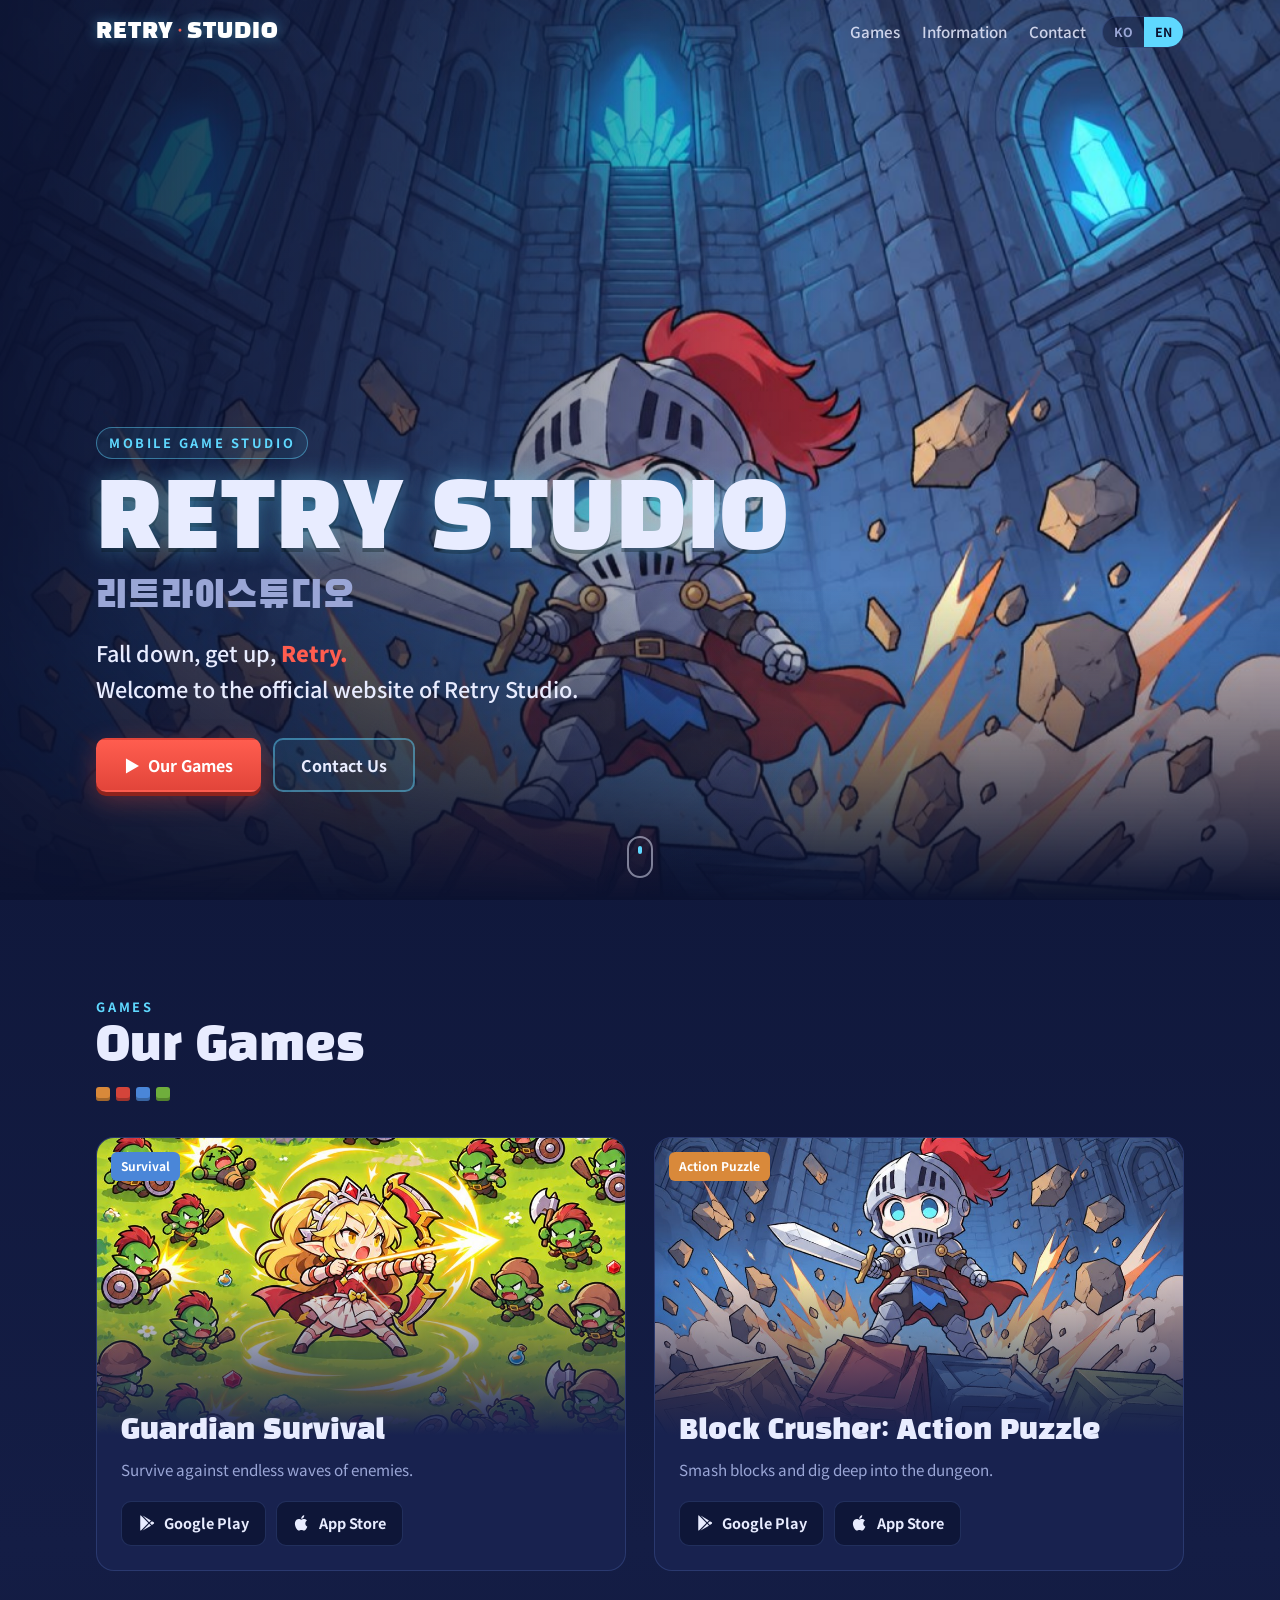
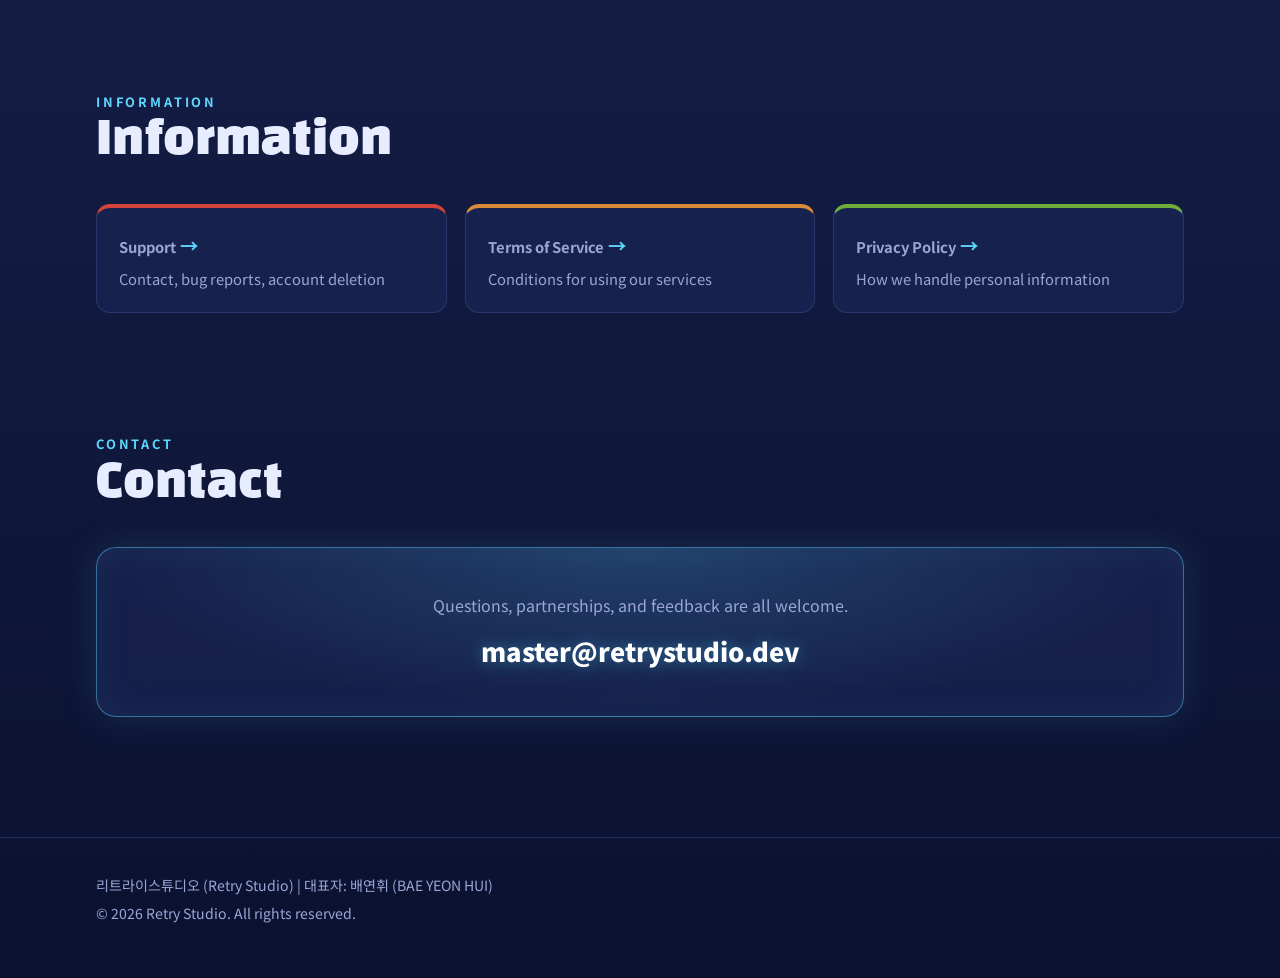
<file: index.html>
<!DOCTYPE html>
<html lang="ko" data-lang="ko">
<head>
<meta charset="UTF-8">
<meta name="viewport" content="width=device-width, initial-scale=1">
<title>리트라이스튜디오 Retry Studio</title>
<meta name="description" content="리트라이스튜디오(Retry Studio)의 공식 홈페이지입니다. Official website of Retry Studio, a mobile game studio.">
<meta name="theme-color" content="#0b1230">
<meta property="og:type" content="website">
<meta property="og:title" content="리트라이스튜디오 Retry Studio">
<meta property="og:description" content="넘어져도 다시, Retry. 모바일 게임 스튜디오 리트라이스튜디오입니다.">
<meta property="og:image" content="https://retrystudio1021.github.io/images/hero.jpg">
<link rel="preconnect" href="https://fonts.googleapis.com">
<link rel="preconnect" href="https://fonts.gstatic.com" crossorigin>
<link href="https://fonts.googleapis.com/css2?family=Black+Han+Sans&family=Noto+Sans+KR:wght@400;500;700;900&display=swap" rel="stylesheet">
<script>
  // 언어 결정: #en/#ko 앵커 > 저장된 선택 > 브라우저 언어
  (function () {
    var lang = null, h = location.hash;
    if (h === '#en' || h === '#ko') lang = h.slice(1);
    if (!lang) { try { lang = localStorage.getItem('rs-lang'); } catch (e) {} }
    if (lang !== 'ko' && lang !== 'en') {
      lang = /^ko\b/i.test(navigator.language || 'ko') ? 'ko' : 'en';
    }
    document.documentElement.setAttribute('data-lang', lang);
    document.documentElement.lang = lang;
  })();
</script>
<style>
  :root {
    --bg: #0b1230;
    --bg-2: #141d45;
    --panel: rgba(28, 40, 92, 0.55);
    --panel-solid: #18224f;
    --line: rgba(120, 160, 255, 0.18);
    --text: #e8ecff;
    --muted: #9aa6d6;
    --cyan: #5fd8ff;
    --cyan-glow: rgba(95, 216, 255, 0.45);
    --red: #e2453a;
    --red-hi: #ff5d4f;
    --b-orange: #d9893a;
    --b-red: #d4443a;
    --b-blue: #4a86d8;
    --b-green: #6fae3c;
    --display: "Black Han Sans", "Noto Sans KR", sans-serif;
    --body: "Noto Sans KR", -apple-system, BlinkMacSystemFont, "Apple SD Gothic Neo", "Malgun Gothic", "Segoe UI", Roboto, sans-serif;
  }
  * { box-sizing: border-box; }
  html { scroll-behavior: smooth; scroll-padding-top: 72px; }
  body {
    margin: 0;
    font-family: var(--body);
    line-height: 1.7;
    color: var(--text);
    background: linear-gradient(180deg, var(--bg) 0%, var(--bg-2) 60%, var(--bg) 100%);
    background-color: var(--bg);
    overflow-x: hidden;
  }
  a { color: var(--cyan); }
  img { max-width: 100%; display: block; }

  /* 언어 토글 */
  html[data-lang="ko"] [lang="en"], html[data-lang="en"] [lang="ko"] { display: none !important; }

  .wrap { max-width: 1120px; margin: 0 auto; padding: 0 16px; }

  /* ---------- 헤더 ---------- */
  .site-header {
    position: fixed; inset: 0 0 auto 0; z-index: 50;
    transition: background .3s, box-shadow .3s;
  }
  .site-header.scrolled {
    background: rgba(11, 18, 48, 0.88);
    backdrop-filter: blur(10px);
    box-shadow: 0 1px 0 var(--line);
  }
  .site-header .wrap { display: flex; align-items: center; gap: 16px; height: 64px; }
  .logo {
    font-family: var(--display); font-size: 1.35rem; letter-spacing: .04em;
    color: #fff; text-decoration: none; white-space: nowrap;
    text-shadow: 0 0 14px var(--cyan-glow);
  }
  .logo b { color: var(--red-hi); font-weight: inherit; }
  .nav { display: flex; gap: 22px; margin-left: auto; }
  .nav a { color: var(--text); text-decoration: none; font-weight: 500; font-size: .95rem; opacity: .85; }
  .nav a:hover { opacity: 1; color: var(--cyan); }
  .lang-switch {
    display: flex; border: 1px solid var(--line); border-radius: 999px; overflow: hidden;
    background: rgba(11, 18, 48, .5);
  }
  .lang-switch button {
    font: 700 .78rem var(--body); color: var(--muted); background: none; border: 0;
    padding: 6px 11px; cursor: pointer;
  }
  html[data-lang="ko"] .lang-switch [data-set="ko"],
  html[data-lang="en"] .lang-switch [data-set="en"] { background: var(--cyan); color: var(--bg); }

  /* ---------- 히어로 ---------- */
  .hero {
    position: relative; min-height: 100vh; min-height: 100svh;
    display: flex; align-items: flex-end; overflow: hidden;
    padding-bottom: 12vh;
  }
  .hero-bg {
    position: absolute; inset: 0; width: 100%; height: 100%;
    object-fit: cover; object-position: 50% 55%;
    animation: heroZoom 18s ease-out both;
  }
  .hero::before {
    content: ""; position: absolute; inset: 0; z-index: 1;
    background:
      linear-gradient(90deg, rgba(11,18,48,.92) 0%, rgba(11,18,48,.55) 38%, rgba(11,18,48,0) 65%),
      linear-gradient(0deg, var(--bg) 0%, rgba(11,18,48,0) 35%);
  }
  .hero-content { position: relative; z-index: 3; width: 100%; }
  .eyebrow {
    display: inline-block; font-size: .8rem; font-weight: 700; letter-spacing: .2em;
    color: var(--cyan); text-transform: uppercase;
    padding: 4px 12px; border: 1px solid var(--cyan-glow); border-radius: 999px;
    background: rgba(95,216,255,.08); margin-bottom: 18px;
  }
  .hero h1 {
    font-family: var(--display); font-weight: 400;
    font-size: clamp(2.8rem, 8vw, 5.6rem); line-height: 1.02; margin: 0;
    letter-spacing: .01em;
    text-shadow: 0 0 24px var(--cyan-glow), 0 4px 0 rgba(0,0,0,.35);
  }
  .hero h1 .sub {
    display: block; font-size: .42em; color: var(--muted); margin-top: 10px; text-shadow: none;
  }
  .tagline {
    font-size: clamp(1.05rem, 2.2vw, 1.35rem); font-weight: 500; margin: 18px 0 30px; max-width: 520px;
  }
  .tagline em { color: var(--red-hi); font-style: normal; font-weight: 900; }
  .cta { display: flex; flex-wrap: wrap; gap: 12px; }
  .btn {
    display: inline-flex; align-items: center; gap: 8px;
    font: 700 1rem var(--body); text-decoration: none;
    padding: 13px 26px; border-radius: 10px; border: 2px solid transparent;
    transition: transform .15s, box-shadow .2s, background .2s;
  }
  .btn:hover { transform: translateY(-2px); }
  .btn-primary {
    background: linear-gradient(180deg, var(--red-hi), var(--red)); color: #fff;
    box-shadow: 0 4px 0 #8f231c, 0 8px 24px rgba(226,69,58,.35);
  }
  .btn-primary:hover { box-shadow: 0 6px 0 #8f231c, 0 12px 30px rgba(226,69,58,.5); }
  .btn-ghost { color: var(--text); border-color: var(--cyan-glow); background: rgba(95,216,255,.08); }
  .btn-ghost:hover { box-shadow: 0 0 20px var(--cyan-glow); }

  /* 크리스탈 파티클 */
  .particles { position: absolute; inset: 0; z-index: 2; pointer-events: none; }
  .particles i {
    position: absolute; bottom: -10px; width: 6px; height: 6px; border-radius: 1px;
    background: var(--cyan); box-shadow: 0 0 10px 2px var(--cyan-glow);
    transform: rotate(45deg); opacity: 0;
    animation: rise linear infinite;
  }
  .particles i:nth-child(1)  { left: 8%;  animation-duration: 9s;  animation-delay: 0s; }
  .particles i:nth-child(2)  { left: 18%; animation-duration: 12s; animation-delay: 2s; width: 4px; height: 4px; }
  .particles i:nth-child(3)  { left: 29%; animation-duration: 10s; animation-delay: 4s; }
  .particles i:nth-child(4)  { left: 41%; animation-duration: 14s; animation-delay: 1s; width: 3px; height: 3px; }
  .particles i:nth-child(5)  { left: 52%; animation-duration: 11s; animation-delay: 6s; }
  .particles i:nth-child(6)  { left: 63%; animation-duration: 13s; animation-delay: 3s; width: 4px; height: 4px; }
  .particles i:nth-child(7)  { left: 72%; animation-duration: 9s;  animation-delay: 5s; }
  .particles i:nth-child(8)  { left: 81%; animation-duration: 12s; animation-delay: 7s; width: 3px; height: 3px; }
  .particles i:nth-child(9)  { left: 90%; animation-duration: 10s; animation-delay: 2.5s; }
  .particles i:nth-child(10) { left: 95%; animation-duration: 15s; animation-delay: 8s; width: 4px; height: 4px; }
  .particles i:nth-child(11) { left: 35%; animation-duration: 16s; animation-delay: 9s; width: 3px; height: 3px; }
  .particles i:nth-child(12) { left: 58%; animation-duration: 12s; animation-delay: 10s; }
  @keyframes rise {
    0%   { transform: translateY(0) rotate(45deg); opacity: 0; }
    10%  { opacity: .9; }
    80%  { opacity: .6; }
    100% { transform: translateY(-100vh) rotate(405deg); opacity: 0; }
  }
  @keyframes heroZoom { from { transform: scale(1.08); } to { transform: scale(1); } }

  .scroll-hint {
    position: absolute; left: 50%; bottom: 22px; z-index: 3; transform: translateX(-50%);
    width: 26px; height: 42px; border: 2px solid rgba(232,236,255,.5); border-radius: 14px;
  }
  .scroll-hint::after {
    content: ""; position: absolute; left: 50%; top: 8px; width: 4px; height: 8px; margin-left: -2px;
    background: var(--cyan); border-radius: 2px; animation: wheel 1.6s ease-in-out infinite;
  }
  @keyframes wheel { 0% { transform: translateY(0); opacity: 1; } 100% { transform: translateY(14px); opacity: 0; } }

  /* ---------- 섹션 공통 ---------- */
  section.block { padding: 96px 0 24px; }
  .section-head { margin-bottom: 36px; }
  .section-head .kicker {
    font-size: .8rem; font-weight: 700; letter-spacing: .22em; color: var(--cyan); text-transform: uppercase;
  }
  .section-head h2 {
    font-family: var(--display); font-weight: 400; font-size: clamp(2rem, 4.5vw, 2.8rem);
    margin: 4px 0 0; line-height: 1.15;
  }
  .blocks-deco { display: flex; gap: 6px; margin-top: 14px; }
  .blocks-deco span { width: 14px; height: 14px; border-radius: 3px; box-shadow: inset 0 -3px 0 rgba(0,0,0,.25); }
  .blocks-deco span:nth-child(1) { background: var(--b-orange); }
  .blocks-deco span:nth-child(2) { background: var(--b-red); }
  .blocks-deco span:nth-child(3) { background: var(--b-blue); }
  .blocks-deco span:nth-child(4) { background: var(--b-green); }

  /* ---------- 게임 카드 ---------- */
  .games { display: grid; grid-template-columns: repeat(auto-fit, minmax(min(300px, 100%), 1fr)); gap: 28px; }
  .game {
    position: relative; border-radius: 18px; overflow: hidden;
    background: var(--panel-solid); border: 1px solid var(--line);
    transition: transform .25s, box-shadow .25s, border-color .25s;
  }
  .game:hover { transform: translateY(-6px); border-color: var(--cyan-glow); box-shadow: 0 18px 40px rgba(0,0,0,.4), 0 0 30px rgba(95,216,255,.2); }
  .game-art { position: relative; aspect-ratio: 16 / 9; overflow: hidden; }
  .game-art img { width: 100%; height: 100%; object-fit: cover; transition: transform .5s; }
  .game:hover .game-art img { transform: scale(1.06); }
  .game-art::after { content: ""; position: absolute; inset: 0; background: linear-gradient(0deg, var(--panel-solid) 0%, rgba(24,34,79,0) 55%); }
  .art-blocks img { object-position: 50% 95%; }
  .art-dungeon img { object-position: 50% 52%; }
  .badge {
    position: absolute; top: 14px; left: 14px; z-index: 2;
    font-size: .75rem; font-weight: 700; padding: 4px 10px; border-radius: 6px; color: #fff;
  }
  .badge.puzzle { background: var(--b-orange); }
  .badge.survival { background: var(--b-blue); }
  .game-body { position: relative; padding: 4px 24px 24px; margin-top: -24px; z-index: 2; }
  .game-body h3 { font-family: var(--display); font-weight: 400; font-size: 1.7rem; margin: 0; line-height: 1.25; }
  .game-body p { color: var(--muted); margin: 8px 0 18px; font-size: .95rem; }
  .stores { display: flex; flex-wrap: wrap; gap: 10px; }
  .store {
    display: inline-flex; align-items: center; gap: 8px;
    padding: 9px 16px; border-radius: 10px; font-size: .9rem; font-weight: 700;
    color: var(--text); text-decoration: none;
    background: rgba(11,18,48,.7); border: 1px solid var(--line);
    transition: border-color .2s, background .2s;
  }
  .store:hover { border-color: var(--cyan); background: rgba(95,216,255,.1); }
  .store svg { width: 18px; height: 18px; fill: currentColor; }

  /* ---------- 안내 ---------- */
  .info { display: grid; grid-template-columns: repeat(auto-fit, minmax(min(240px, 100%), 1fr)); gap: 18px; }
  .info a {
    display: block; text-decoration: none; color: var(--text);
    background: var(--panel); border: 1px solid var(--line); border-top: 4px solid var(--b-blue);
    border-radius: 14px; padding: 22px 22px 20px;
    transition: transform .2s, background .2s;
  }
  .info a:nth-child(1) { border-top-color: var(--b-red); }
  .info a:nth-child(2) { border-top-color: var(--b-orange); }
  .info a:nth-child(3) { border-top-color: var(--b-green); }
  .info a:hover { transform: translateY(-4px); background: rgba(40,56,120,.6); }
  .info strong { display: block; font-size: 1.15rem; margin-bottom: 4px; }
  .info strong::after { content: " →"; color: var(--cyan); }
  .info span { color: var(--muted); font-size: .92rem; }

  /* ---------- 문의 ---------- */
  .contact {
    position: relative; text-align: center; border-radius: 20px; padding: 44px 20px;
    background: radial-gradient(ellipse at 50% 0%, rgba(95,216,255,.18), transparent 70%), var(--panel);
    border: 1px solid var(--cyan-glow);
    box-shadow: 0 0 40px rgba(95,216,255,.12), inset 0 0 40px rgba(95,216,255,.06);
  }
  .contact p { color: var(--muted); margin: 0 0 10px; }
  .contact .email {
    display: inline-block; font-size: clamp(1.1rem, 3.5vw, 1.6rem); font-weight: 900;
    color: #fff; text-decoration: none; word-break: break-all;
    text-shadow: 0 0 16px var(--cyan-glow);
  }
  .contact .email:hover { color: var(--cyan); }

  /* ---------- 푸터 ---------- */
  footer { margin-top: 96px; padding: 32px 0 48px; border-top: 1px solid var(--line); color: var(--muted); font-size: .88rem; }
  footer p { margin: .25rem 0; }

  /* ---------- 반응형 ---------- */
  @media (max-width: 720px) {
    .nav { display: none; }
    .lang-switch { margin-left: auto; }
    .hero { padding-bottom: 90px; }
    .hero-bg { object-position: 50% 40%; }
    .hero::before {
      background: linear-gradient(0deg, var(--bg) 0%, rgba(11,18,48,.85) 32%, rgba(11,18,48,.1) 65%, rgba(11,18,48,.35) 100%);
    }
    .games { grid-template-columns: 1fr; }
    section.block { padding-top: 72px; }
  }
  @media (prefers-reduced-motion: reduce) {
    html { scroll-behavior: auto; }
    .particles, .scroll-hint::after { display: none; }
    .hero-bg { animation: none; }
    .btn, .game, .info a, .game-art img { transition: none; }
  }
</style>
</head>
<body>

<header class="site-header" id="top">
  <div class="wrap">
    <a class="logo" href="#top">RETRY<b>·</b>STUDIO</a>
    <nav class="nav" aria-label="Main">
      <a href="#games"><span lang="ko">게임</span><span lang="en">Games</span></a>
      <a href="#info"><span lang="ko">안내</span><span lang="en">Information</span></a>
      <a href="#contact"><span lang="ko">문의</span><span lang="en">Contact</span></a>
    </nav>
    <div class="lang-switch" role="group" aria-label="Language">
      <button type="button" data-set="ko">KO</button>
      <button type="button" data-set="en">EN</button>
    </div>
  </div>
</header>

<main>

<!-- ===================== HERO ===================== -->
<section class="hero">
  <img class="hero-bg" src="images/hero.jpg" alt="" width="1024" height="1024" fetchpriority="high">
  <div class="particles" aria-hidden="true"><i></i><i></i><i></i><i></i><i></i><i></i><i></i><i></i><i></i><i></i><i></i><i></i></div>
  <div class="hero-content">
    <div class="wrap">
      <span class="eyebrow">Mobile Game Studio</span>
      <h1>RETRY STUDIO
        <span class="sub">리트라이스튜디오</span>
      </h1>
      <p class="tagline">
        <span lang="ko">넘어져도 다시, <em>Retry.</em><br>리트라이스튜디오의 공식 홈페이지입니다.</span>
        <span lang="en">Fall down, get up, <em>Retry.</em><br>Welcome to the official website of Retry Studio.</span>
      </p>
      <div class="cta">
        <a class="btn btn-primary" href="#games">▶ <span lang="ko">게임 보기</span><span lang="en">Our Games</span></a>
        <a class="btn btn-ghost" href="#contact"><span lang="ko">문의하기</span><span lang="en">Contact Us</span></a>
      </div>
    </div>
  </div>
  <a class="scroll-hint" href="#games" aria-label="Scroll down"></a>
</section>

<!-- ===================== GAMES ===================== -->
<section class="block" id="games">
  <div class="wrap">
    <div class="section-head">
      <div class="kicker">Games</div>
      <h2><span lang="ko">우리의 게임</span><span lang="en">Our Games</span></h2>
      <div class="blocks-deco" aria-hidden="true"><span></span><span></span><span></span><span></span></div>
    </div>

    <!-- 신작 출시 시 <article class="game"> 블록을 복사해 추가하세요. 스토어 주소는 https 웹 주소를 사용하세요 (예: https://play.google.com/store/apps/details?id=패키지명, https://apps.apple.com/app/id앱ID). 스팀 등 다른 스토어는 <a class="store">를 한 줄 더 추가하면 됩니다. -->
    <div class="games">
      <article class="game">
        <div class="game-art art-dungeon">
          <img src="images/guardian-survival.jpg" alt="" loading="lazy" width="941" height="1672">
          <span class="badge survival"><span lang="ko">서바이벌</span><span lang="en">Survival</span></span>
        </div>
        <div class="game-body">
          <h3><span lang="ko">가디언 서바이벌</span><span lang="en">Guardian Survival</span></h3>
          <p><span lang="ko">끝없이 몰려오는 적들 속에서 살아남으세요.</span><span lang="en">Survive against endless waves of enemies.</span></p>
          <div class="stores">
            <a class="store" href="https://play.google.com/store/apps/details?id=com.retrystudio.GuardianSurvival" target="_blank" rel="noopener"><svg viewBox="0 0 24 24" aria-hidden="true"><path d="M3.6 1.8 13.8 12 3.6 22.2c-.4-.2-.6-.6-.6-1.1V2.9c0-.5.2-.9.6-1.1Zm11.3 11.3 2.4 2.4-11.2 6.4 8.8-8.8Zm3.6-3.6L21 11c.6.4.6 1.6 0 2l-2.5 1.5-2.6-2.5 2.6-2.5ZM6.1 2.1l11.2 6.4-2.4 2.4-8.8-8.8Z"/></svg>Google Play</a>
            <a class="store" href="https://apps.apple.com/app/id6832416365" target="_blank" rel="noopener"><svg viewBox="0 0 24 24" aria-hidden="true"><path d="M16.4 12.6c0-2.6 2.1-3.8 2.2-3.9-1.2-1.8-3.1-2-3.7-2-1.6-.2-3.1.9-3.9.9-.8 0-2-.9-3.4-.9-1.7 0-3.3 1-4.2 2.6-1.8 3.1-.5 7.7 1.3 10.2.9 1.2 1.9 2.6 3.2 2.6 1.3-.1 1.8-.8 3.3-.8 1.6 0 2 .8 3.4.8 1.4 0 2.3-1.3 3.1-2.5 1-1.4 1.4-2.8 1.4-2.9 0 0-2.7-1-2.7-4.1ZM13.9 4.9c.7-.9 1.2-2 1.1-3.2-1 0-2.3.7-3 1.6-.7.8-1.2 2-1.1 3.1 1.1.1 2.3-.6 3-1.5Z"/></svg>App Store</a>
          </div>
        </div>
      </article>

      <article class="game">
        <div class="game-art art-blocks">
          <img src="images/hero.jpg" alt="" loading="lazy" width="1024" height="1024">
          <span class="badge puzzle"><span lang="ko">액션 퍼즐</span><span lang="en">Action Puzzle</span></span>
        </div>
        <div class="game-body">
          <h3><span lang="ko">파고파고: 액션 퍼즐</span><span lang="en">Block Crusher: Action Puzzle</span></h3>
          <p><span lang="ko">블록을 부수고 던전 깊숙이 파고드는 액션 퍼즐.</span><span lang="en">Smash blocks and dig deep into the dungeon.</span></p>
          <div class="stores">
            <a class="store" href="https://play.google.com/store/apps/details?id=com.retrystudio.P2Driller" target="_blank" rel="noopener"><svg viewBox="0 0 24 24" aria-hidden="true"><path d="M3.6 1.8 13.8 12 3.6 22.2c-.4-.2-.6-.6-.6-1.1V2.9c0-.5.2-.9.6-1.1Zm11.3 11.3 2.4 2.4-11.2 6.4 8.8-8.8Zm3.6-3.6L21 11c.6.4.6 1.6 0 2l-2.5 1.5-2.6-2.5 2.6-2.5ZM6.1 2.1l11.2 6.4-2.4 2.4-8.8-8.8Z"/></svg>Google Play</a>
            <a class="store" href="https://apps.apple.com/app/id6832417857" target="_blank" rel="noopener"><svg viewBox="0 0 24 24" aria-hidden="true"><path d="M16.4 12.6c0-2.6 2.1-3.8 2.2-3.9-1.2-1.8-3.1-2-3.7-2-1.6-.2-3.1.9-3.9.9-.8 0-2-.9-3.4-.9-1.7 0-3.3 1-4.2 2.6-1.8 3.1-.5 7.7 1.3 10.2.9 1.2 1.9 2.6 3.2 2.6 1.3-.1 1.8-.8 3.3-.8 1.6 0 2 .8 3.4.8 1.4 0 2.3-1.3 3.1-2.5 1-1.4 1.4-2.8 1.4-2.9 0 0-2.7-1-2.7-4.1ZM13.9 4.9c.7-.9 1.2-2 1.1-3.2-1 0-2.3.7-3 1.6-.7.8-1.2 2-1.1 3.1 1.1.1 2.3-.6 3-1.5Z"/></svg>App Store</a>
          </div>
        </div>
      </article>
    </div>
  </div>
</section>

<!-- ===================== INFO ===================== -->
<section class="block" id="info">
  <div class="wrap">
    <div class="section-head">
      <div class="kicker">Information</div>
      <h2><span lang="ko">안내</span><span lang="en">Information</span></h2>
    </div>
    <div class="info">
      <a href="/support"><strong><span lang="ko">고객지원</span><span lang="en">Support</span></strong><span lang="ko">문의, 오류 제보, 계정 삭제 안내</span><span lang="en">Contact, bug reports, account deletion</span></a>
      <a href="/terms"><strong><span lang="ko">이용약관</span><span lang="en">Terms of Service</span></strong><span lang="ko">서비스 이용 조건</span><span lang="en">Conditions for using our services</span></a>
      <a href="/privacy"><strong><span lang="ko">개인정보 처리방침</span><span lang="en">Privacy Policy</span></strong><span lang="ko">개인정보 처리 기준</span><span lang="en">How we handle personal information</span></a>
    </div>
  </div>
</section>

<!-- ===================== CONTACT ===================== -->
<section class="block" id="contact">
  <div class="wrap">
    <div class="section-head">
      <div class="kicker">Contact</div>
      <h2><span lang="ko">문의</span><span lang="en">Contact</span></h2>
    </div>
    <div class="contact">
      <p><span lang="ko">게임 문의, 제휴, 피드백 모두 환영합니다.</span><span lang="en">Questions, partnerships, and feedback are all welcome.</span></p>
      <a class="email" href="mailto:master@retrystudio.dev">master@retrystudio.dev</a>
    </div>
  </div>
</section>

</main>

<footer>
  <div class="wrap">
    <!-- 사업자 등록 후 아래 줄에 사업자등록번호, 통신판매업 신고번호를 추가하세요. -->
    <p>리트라이스튜디오 (Retry Studio) | 대표자: 배연휘 (BAE YEON HUI)</p>
    <p>© 2026 Retry Studio. All rights reserved.</p>
  </div>
</footer>

<script>
  (function () {
    var root = document.documentElement;
    function setLang(l) {
      root.setAttribute('data-lang', l);
      root.lang = l;
      try { localStorage.setItem('rs-lang', l); } catch (e) {}
    }
    document.querySelectorAll('.lang-switch button').forEach(function (b) {
      b.addEventListener('click', function () { setLang(b.getAttribute('data-set')); });
    });
    // 기존 #ko / #en 링크 호환
    window.addEventListener('hashchange', function () {
      if (location.hash === '#ko' || location.hash === '#en') setLang(location.hash.slice(1));
    });
    var header = document.querySelector('.site-header');
    function onScroll() { header.classList.toggle('scrolled', window.scrollY > 40); }
    window.addEventListener('scroll', onScroll, { passive: true });
    onScroll();
  })();
</script>

</body>
</html>
</file>
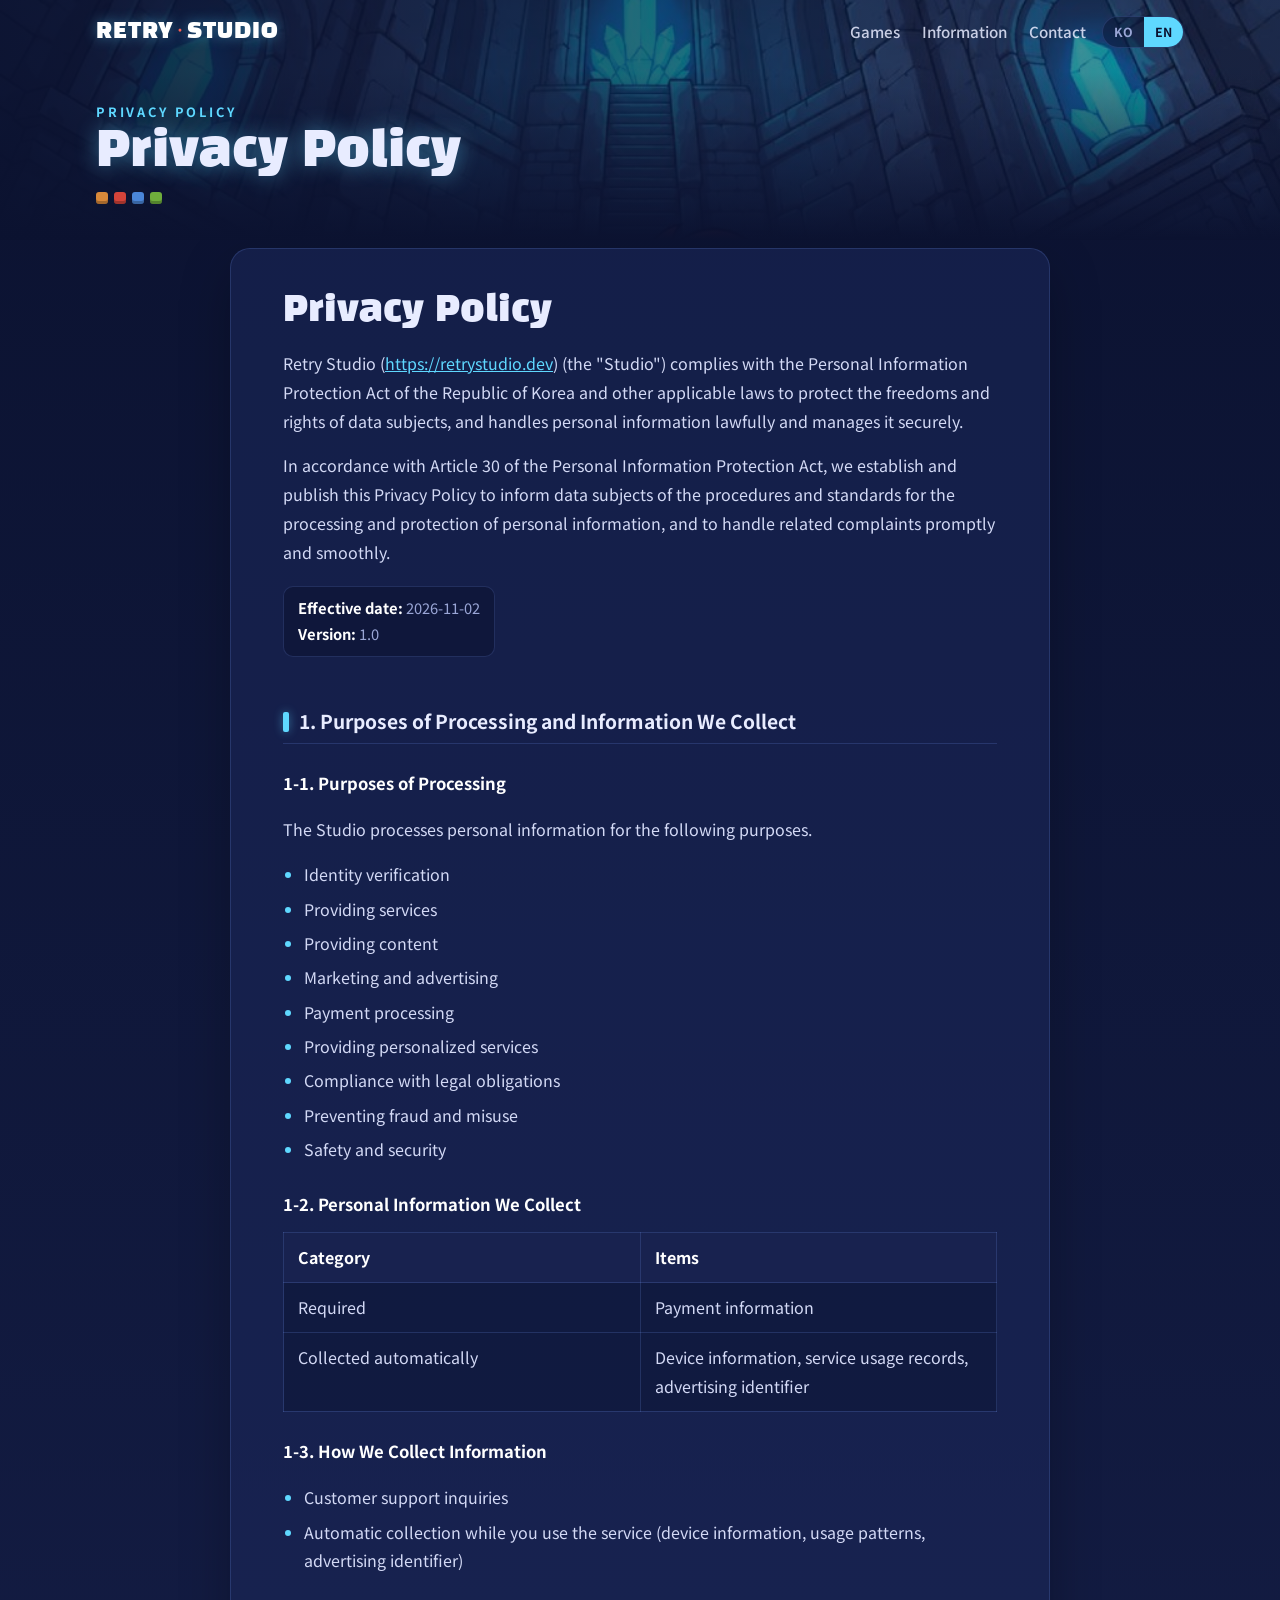
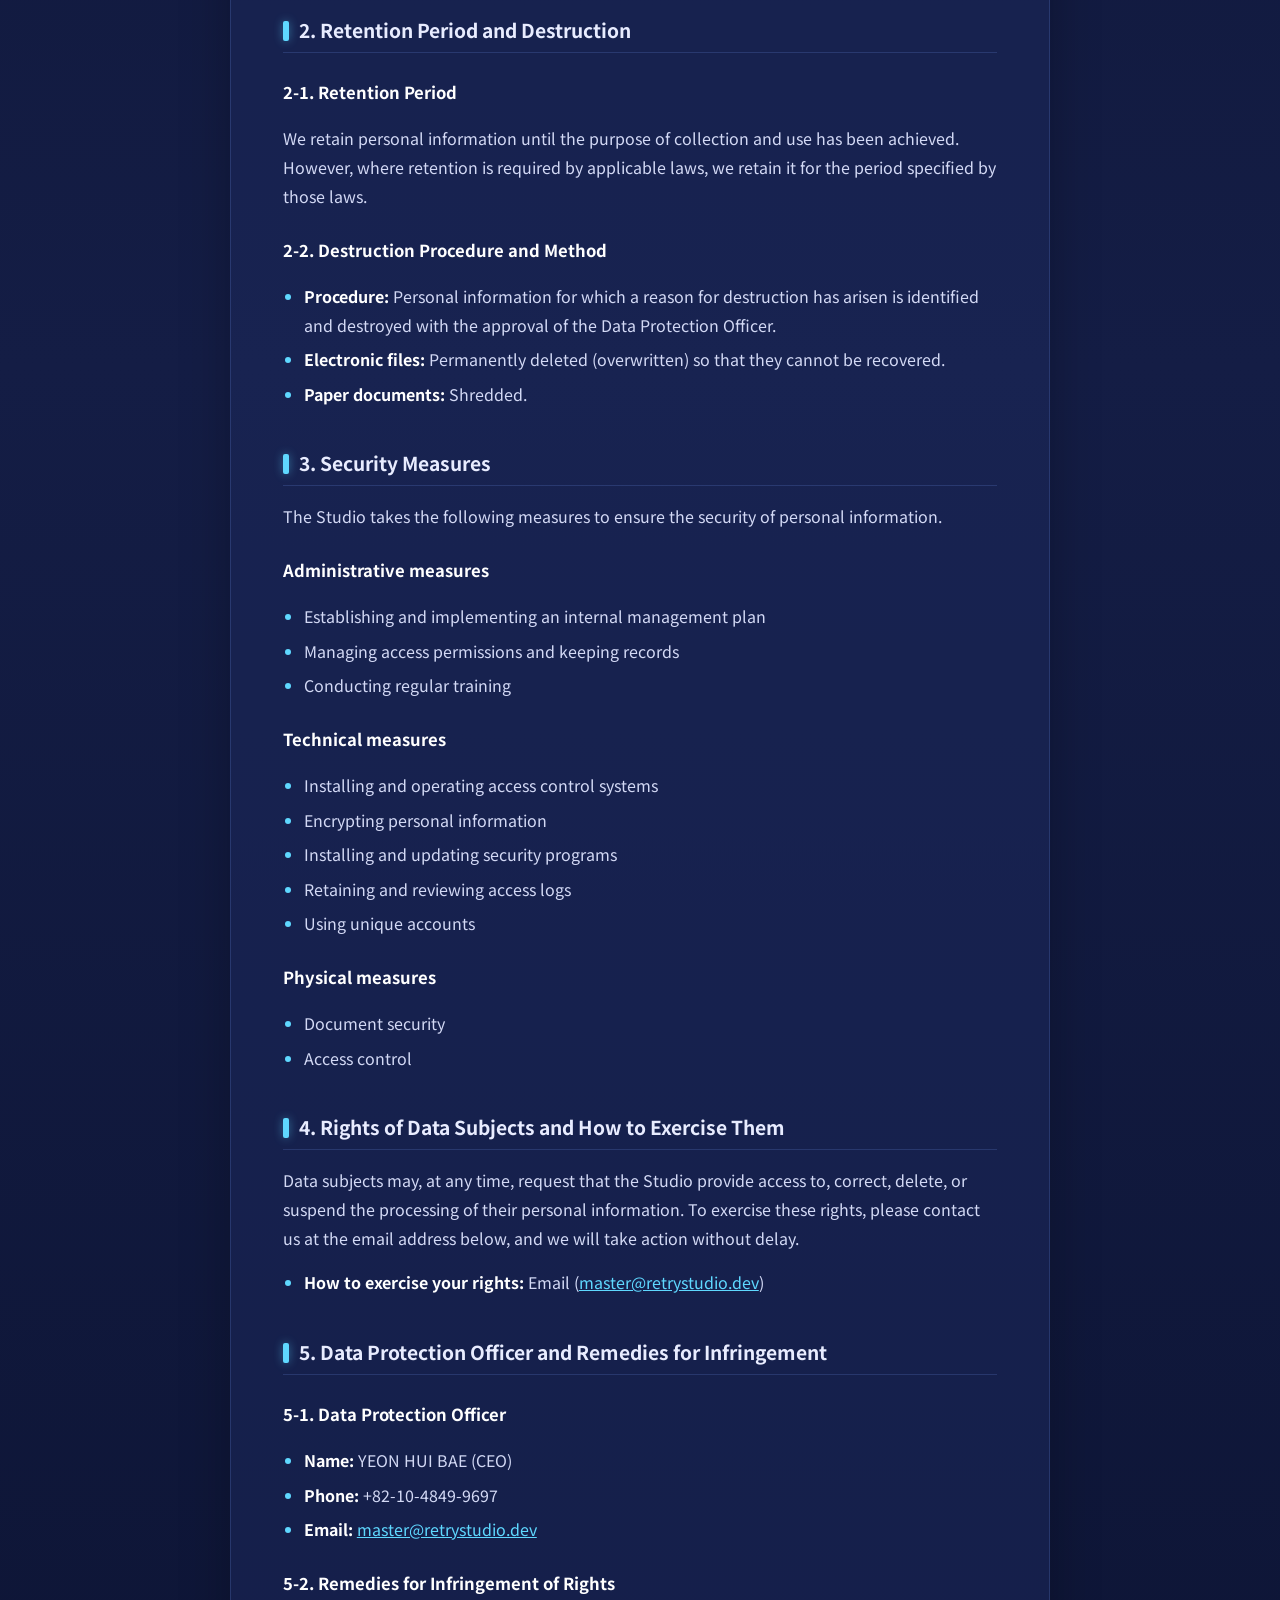
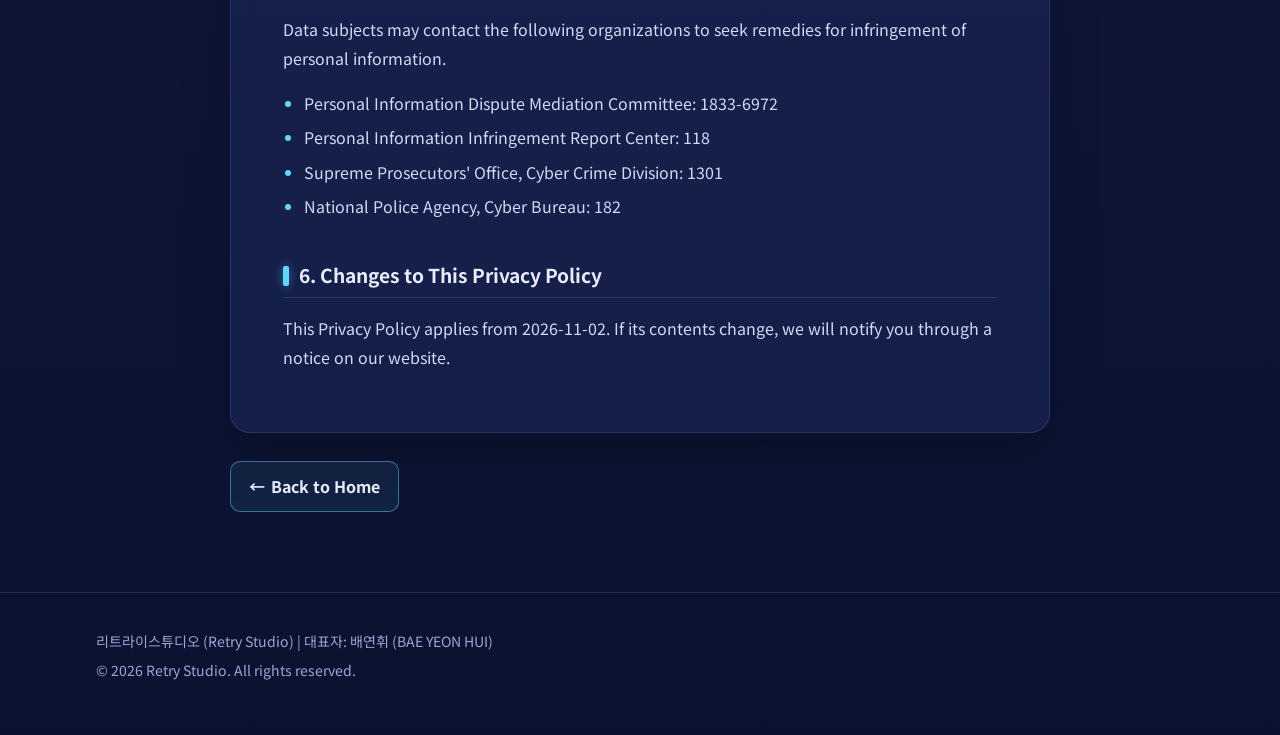
<file: privacy.html>
<!DOCTYPE html>
<html lang="ko" data-lang="ko">
<head>
<meta charset="UTF-8">
<meta name="viewport" content="width=device-width, initial-scale=1">
<title>개인정보 처리방침 | Privacy Policy | 리트라이스튜디오 Retry Studio</title>
<meta name="theme-color" content="#0b1230">
<link rel="preconnect" href="https://fonts.googleapis.com">
<link rel="preconnect" href="https://fonts.gstatic.com" crossorigin>
<link href="https://fonts.googleapis.com/css2?family=Black+Han+Sans&family=Noto+Sans+KR:wght@400;500;700;900&display=swap" rel="stylesheet">
<link rel="stylesheet" href="assets/sub.css">
<script>
  (function () {
    var lang = null, h = location.hash;
    if (h === '#en' || h === '#ko') lang = h.slice(1);
    else if (/-en$/.test(h)) lang = 'en';
    else if (/-ko$/.test(h)) lang = 'ko';
    if (!lang) { try { lang = localStorage.getItem('rs-lang'); } catch (e) {} }
    if (lang !== 'ko' && lang !== 'en') lang = /^ko\b/i.test(navigator.language || 'ko') ? 'ko' : 'en';
    document.documentElement.setAttribute('data-lang', lang);
    document.documentElement.lang = lang;
  })();
</script>
</head>
<body>

<header class="site-header">
  <div class="wrap">
    <a class="logo" href="/">RETRY<b>·</b>STUDIO</a>
    <nav class="nav" aria-label="Main">
      <a href="/#games"><span lang="ko">게임</span><span lang="en">Games</span></a>
      <a href="/#info"><span lang="ko">안내</span><span lang="en">Information</span></a>
      <a href="/#contact"><span lang="ko">문의</span><span lang="en">Contact</span></a>
    </nav>
    <div class="lang-switch" role="group" aria-label="Language">
      <button type="button" data-set="ko">KO</button>
      <button type="button" data-set="en">EN</button>
    </div>
  </div>
</header>

<div class="banner">
  <img src="images/hero.jpg" alt="" width="1024" height="1024">
  <div class="wrap">
    <div class="kicker">Privacy Policy</div>
    <div class="title"><span lang="ko">개인정보 처리방침</span><span lang="en">Privacy Policy</span></div>
    <div class="blocks-deco" aria-hidden="true"><span></span><span></span><span></span><span></span></div>
  </div>
</div>

<main class="doc">
<div class="doc-panel">

<!-- ===================== 한국어 ===================== -->
<section id="ko" lang="ko">

<h1>개인정보 처리방침</h1>

<p>리트라이스튜디오(<a href="https://retrystudio.dev">https://retrystudio.dev</a>)(이하 "스튜디오")는 정보주체의 자유와 권리 보호를 위해 「개인정보 보호법」 및 관계 법령을 준수하며, 개인정보를 적법하게 처리하고 안전하게 관리합니다.</p>

<p>「개인정보 보호법」 제30조에 따라 정보주체에게 개인정보의 처리와 보호에 관한 절차 및 기준을 안내하고, 이와 관련한 고충을 신속하고 원활하게 처리할 수 있도록 다음과 같이 개인정보 처리방침을 수립·공개합니다.</p>

<p class="meta"><strong>시행일:</strong> 2026-11-02<br><strong>버전:</strong> 1.0</p>

<h2>1. 개인정보의 처리 목적 및 수집 항목</h2>

<h3>1-1. 개인정보의 처리 목적</h3>
<p>스튜디오는 다음의 목적을 위하여 개인정보를 처리합니다.</p>
<ul>
  <li>본인 확인</li>
  <li>서비스 제공</li>
  <li>콘텐츠 제공</li>
  <li>마케팅 및 광고 활용</li>
  <li>결제 처리</li>
  <li>맞춤형 서비스 제공</li>
  <li>법적 의무 이행</li>
  <li>부정이용 방지</li>
  <li>안전 및 보안</li>
</ul>

<h3>1-2. 수집하는 개인정보 항목</h3>
<table>
  <tr><th>구분</th><th>항목</th></tr>
  <tr><td>필수 항목</td><td>결제정보</td></tr>
  <tr><td>자동 수집 항목</td><td>기기정보, 서비스 이용기록, 광고식별자</td></tr>
</table>

<h3>1-3. 수집 방법</h3>
<ul>
  <li>고객센터 문의</li>
  <li>서비스 이용 과정에서의 자동 수집(기기정보, 이용 패턴, 광고식별자)</li>
</ul>

<h2>2. 개인정보의 보유 기간 및 파기</h2>

<h3>2-1. 보유 기간</h3>
<p>수집·이용 목적이 달성될 때까지 보유합니다. 다만 관계 법령에 따라 보존이 필요한 경우 해당 법령에서 정한 기간 동안 보관합니다.</p>

<h3>2-2. 파기 절차 및 방법</h3>
<ul>
  <li><strong>파기 절차:</strong> 파기 사유가 발생한 개인정보를 선정하고, 개인정보 보호책임자의 승인을 받아 파기합니다.</li>
  <li><strong>전자파일:</strong> 복구할 수 없도록 완전 삭제(덮어쓰기)합니다.</li>
  <li><strong>종이문서:</strong> 분쇄기로 분쇄합니다.</li>
</ul>

<h2>3. 개인정보의 안전성 확보조치</h2>
<p>스튜디오는 개인정보의 안전성 확보를 위해 다음과 같은 조치를 하고 있습니다.</p>

<h3>관리적 조치</h3>
<ul>
  <li>내부관리계획 수립·시행</li>
  <li>접근권한 관리 및 기록 보관</li>
  <li>정기적인 교육 실시</li>
</ul>

<h3>기술적 조치</h3>
<ul>
  <li>접근통제시스템 설치·운영</li>
  <li>개인정보 암호화</li>
  <li>보안프로그램 설치·갱신</li>
  <li>접속기록 보관·점검</li>
  <li>고유 계정 사용</li>
</ul>

<h3>물리적 조치</h3>
<ul>
  <li>문서보안</li>
  <li>출입통제</li>
</ul>

<h2>4. 정보주체의 권리·의무 및 행사방법</h2>
<p>정보주체는 스튜디오에 대해 언제든지 개인정보 열람, 정정, 삭제, 처리정지를 요구할 수 있습니다. 권리 행사는 아래 이메일로 요청해 주시면 지체 없이 조치하겠습니다.</p>
<ul>
  <li><strong>권리 행사 방법:</strong> 이메일 (<a href="mailto:master@retrystudio.dev">master@retrystudio.dev</a>)</li>
</ul>

<h2>5. 개인정보 보호책임자 및 권익침해 구제방법</h2>

<h3>5-1. 개인정보 보호책임자</h3>
<ul>
  <li><strong>성명:</strong> 배연휘 (CEO)</li>
  <li><strong>연락처:</strong> 010-4849-9697</li>
  <li><strong>이메일:</strong> <a href="mailto:master@retrystudio.dev">master@retrystudio.dev</a></li>
</ul>

<h3>5-2. 권익침해 구제기관</h3>
<p>정보주체는 개인정보 침해로 인한 구제를 받기 위해 아래 기관에 문의하실 수 있습니다.</p>
<ul>
  <li>개인정보분쟁조정위원회: 1833-6972</li>
  <li>개인정보침해신고센터: 118</li>
  <li>대검찰청 사이버수사과: 1301</li>
  <li>경찰청 사이버안전국: 182</li>
</ul>

<h2>6. 개인정보 처리방침의 변경</h2>
<p>이 개인정보 처리방침은 2026-11-02부터 적용됩니다. 내용이 변경되는 경우 홈페이지 공지사항을 통해 고지합니다.</p>

</section>


<!-- ===================== English ===================== -->
<section id="en" lang="en">

<h1>Privacy Policy</h1>

<p>Retry Studio (<a href="https://retrystudio.dev">https://retrystudio.dev</a>) (the "Studio") complies with the Personal Information Protection Act of the Republic of Korea and other applicable laws to protect the freedoms and rights of data subjects, and handles personal information lawfully and manages it securely.</p>

<p>In accordance with Article 30 of the Personal Information Protection Act, we establish and publish this Privacy Policy to inform data subjects of the procedures and standards for the processing and protection of personal information, and to handle related complaints promptly and smoothly.</p>

<p class="meta"><strong>Effective date:</strong> 2026-11-02<br><strong>Version:</strong> 1.0</p>

<h2>1. Purposes of Processing and Information We Collect</h2>

<h3>1-1. Purposes of Processing</h3>
<p>The Studio processes personal information for the following purposes.</p>
<ul>
  <li>Identity verification</li>
  <li>Providing services</li>
  <li>Providing content</li>
  <li>Marketing and advertising</li>
  <li>Payment processing</li>
  <li>Providing personalized services</li>
  <li>Compliance with legal obligations</li>
  <li>Preventing fraud and misuse</li>
  <li>Safety and security</li>
</ul>

<h3>1-2. Personal Information We Collect</h3>
<table>
  <tr><th>Category</th><th>Items</th></tr>
  <tr><td>Required</td><td>Payment information</td></tr>
  <tr><td>Collected automatically</td><td>Device information, service usage records, advertising identifier</td></tr>
</table>

<h3>1-3. How We Collect Information</h3>
<ul>
  <li>Customer support inquiries</li>
  <li>Automatic collection while you use the service (device information, usage patterns, advertising identifier)</li>
</ul>

<h2>2. Retention Period and Destruction</h2>

<h3>2-1. Retention Period</h3>
<p>We retain personal information until the purpose of collection and use has been achieved. However, where retention is required by applicable laws, we retain it for the period specified by those laws.</p>

<h3>2-2. Destruction Procedure and Method</h3>
<ul>
  <li><strong>Procedure:</strong> Personal information for which a reason for destruction has arisen is identified and destroyed with the approval of the Data Protection Officer.</li>
  <li><strong>Electronic files:</strong> Permanently deleted (overwritten) so that they cannot be recovered.</li>
  <li><strong>Paper documents:</strong> Shredded.</li>
</ul>

<h2>3. Security Measures</h2>
<p>The Studio takes the following measures to ensure the security of personal information.</p>

<h3>Administrative measures</h3>
<ul>
  <li>Establishing and implementing an internal management plan</li>
  <li>Managing access permissions and keeping records</li>
  <li>Conducting regular training</li>
</ul>

<h3>Technical measures</h3>
<ul>
  <li>Installing and operating access control systems</li>
  <li>Encrypting personal information</li>
  <li>Installing and updating security programs</li>
  <li>Retaining and reviewing access logs</li>
  <li>Using unique accounts</li>
</ul>

<h3>Physical measures</h3>
<ul>
  <li>Document security</li>
  <li>Access control</li>
</ul>

<h2>4. Rights of Data Subjects and How to Exercise Them</h2>
<p>Data subjects may, at any time, request that the Studio provide access to, correct, delete, or suspend the processing of their personal information. To exercise these rights, please contact us at the email address below, and we will take action without delay.</p>
<ul>
  <li><strong>How to exercise your rights:</strong> Email (<a href="mailto:master@retrystudio.dev">master@retrystudio.dev</a>)</li>
</ul>

<h2>5. Data Protection Officer and Remedies for Infringement</h2>

<h3>5-1. Data Protection Officer</h3>
<ul>
  <li><strong>Name:</strong> YEON HUI BAE (CEO)</li>
  <li><strong>Phone:</strong> +82-10-4849-9697</li>
  <li><strong>Email:</strong> <a href="mailto:master@retrystudio.dev">master@retrystudio.dev</a></li>
</ul>

<h3>5-2. Remedies for Infringement of Rights</h3>
<p>Data subjects may contact the following organizations to seek remedies for infringement of personal information.</p>
<ul>
  <li>Personal Information Dispute Mediation Committee: 1833-6972</li>
  <li>Personal Information Infringement Report Center: 118</li>
  <li>Supreme Prosecutors' Office, Cyber Crime Division: 1301</li>
  <li>National Police Agency, Cyber Bureau: 182</li>
</ul>

<h2>6. Changes to This Privacy Policy</h2>
<p>This Privacy Policy applies from 2026-11-02. If its contents change, we will notify you through a notice on our website.</p>

</section>

</div>
<a class="back" href="/">← <span lang="ko">홈으로</span><span lang="en">Back to Home</span></a>
</main>

<footer>
  <div class="wrap">
    <!-- 사업자 등록 후 아래 줄에 사업자등록번호, 통신판매업 신고번호를 추가하세요. -->
    <p>리트라이스튜디오 (Retry Studio) | 대표자: 배연휘 (BAE YEON HUI)</p>
    <p>© 2026 Retry Studio. All rights reserved.</p>
  </div>
</footer>

<script src="assets/sub.js"></script>

</body>
</html>
</file>
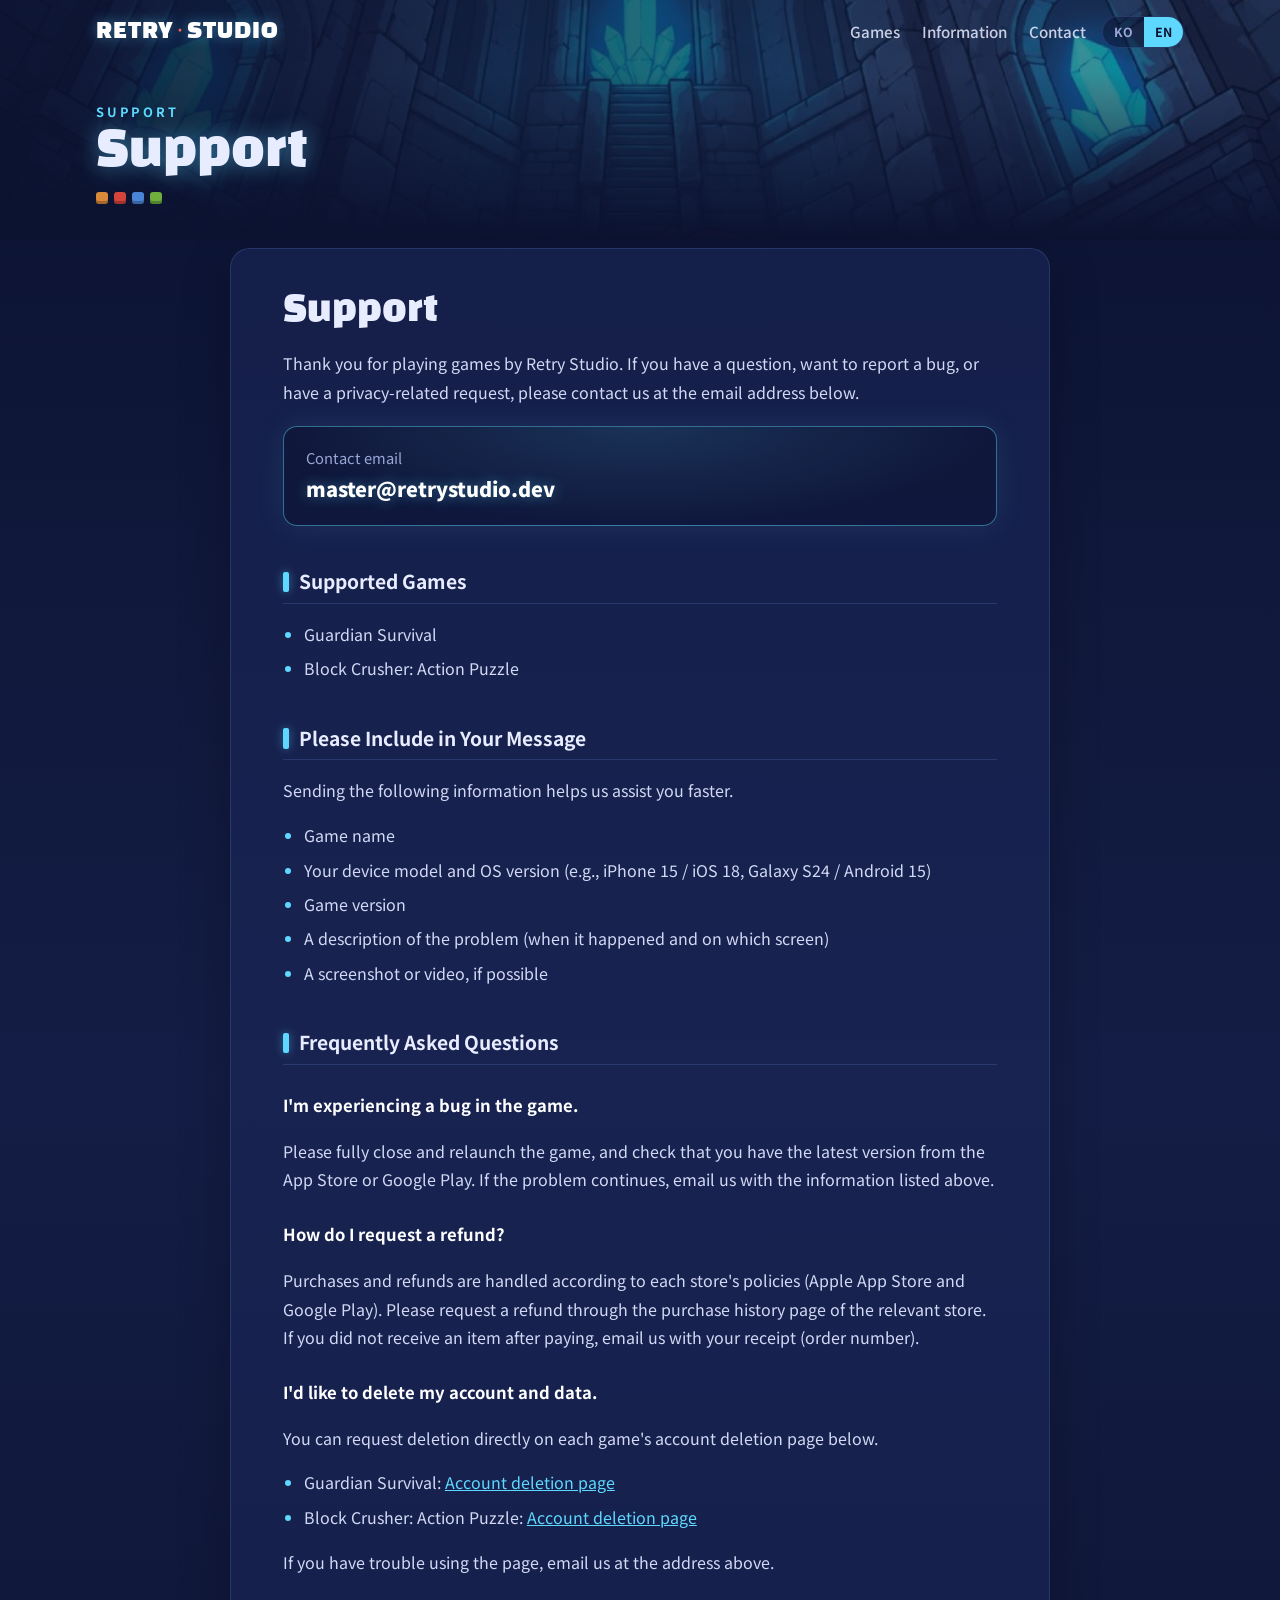
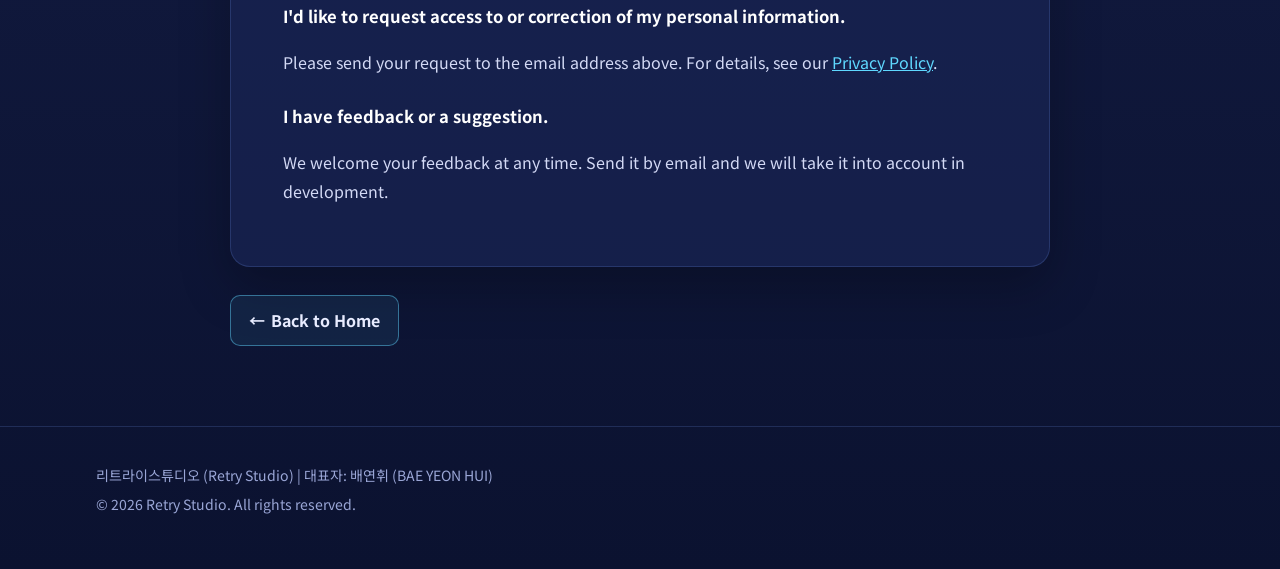
<file: support.html>
<!DOCTYPE html>
<html lang="ko" data-lang="ko">
<head>
<meta charset="UTF-8">
<meta name="viewport" content="width=device-width, initial-scale=1">
<title>고객지원 | Support | 리트라이스튜디오 Retry Studio</title>
<meta name="theme-color" content="#0b1230">
<link rel="preconnect" href="https://fonts.googleapis.com">
<link rel="preconnect" href="https://fonts.gstatic.com" crossorigin>
<link href="https://fonts.googleapis.com/css2?family=Black+Han+Sans&family=Noto+Sans+KR:wght@400;500;700;900&display=swap" rel="stylesheet">
<link rel="stylesheet" href="assets/sub.css">
<script>
  (function () {
    var lang = null, h = location.hash;
    if (h === '#en' || h === '#ko') lang = h.slice(1);
    else if (/-en$/.test(h)) lang = 'en';
    else if (/-ko$/.test(h)) lang = 'ko';
    if (!lang) { try { lang = localStorage.getItem('rs-lang'); } catch (e) {} }
    if (lang !== 'ko' && lang !== 'en') lang = /^ko\b/i.test(navigator.language || 'ko') ? 'ko' : 'en';
    document.documentElement.setAttribute('data-lang', lang);
    document.documentElement.lang = lang;
  })();
</script>
</head>
<body>

<header class="site-header">
  <div class="wrap">
    <a class="logo" href="/">RETRY<b>·</b>STUDIO</a>
    <nav class="nav" aria-label="Main">
      <a href="/#games"><span lang="ko">게임</span><span lang="en">Games</span></a>
      <a href="/#info"><span lang="ko">안내</span><span lang="en">Information</span></a>
      <a href="/#contact"><span lang="ko">문의</span><span lang="en">Contact</span></a>
    </nav>
    <div class="lang-switch" role="group" aria-label="Language">
      <button type="button" data-set="ko">KO</button>
      <button type="button" data-set="en">EN</button>
    </div>
  </div>
</header>

<div class="banner">
  <img src="images/hero.jpg" alt="" width="1024" height="1024">
  <div class="wrap">
    <div class="kicker">Support</div>
    <div class="title"><span lang="ko">고객지원</span><span lang="en">Support</span></div>
    <div class="blocks-deco" aria-hidden="true"><span></span><span></span><span></span><span></span></div>
  </div>
</div>

<main class="doc">
<div class="doc-panel">

<!-- ===================== 한국어 ===================== -->
<section id="ko" lang="ko">

<h1>고객지원</h1>

<p>리트라이스튜디오의 게임을 이용해 주셔서 감사합니다. 게임 이용 중 문의, 오류 제보, 개인정보 관련 요청이 있으시면 아래 이메일로 연락해 주세요.</p>

<div class="contact">
  <div>문의 이메일</div>
  <div class="email"><a href="mailto:master@retrystudio.dev">master@retrystudio.dev</a></div>
</div>

<h2>지원 대상 게임</h2>
<ul>
  <li>가디언 서바이벌</li>
  <li>파고파고: 액션 퍼즐</li>
</ul>

<h2>문의 시 함께 알려 주세요</h2>
<p>아래 정보를 함께 보내 주시면 더 빠르게 도와드릴 수 있습니다.</p>
<ul>
  <li>게임 이름</li>
  <li>사용 중인 기기 모델과 OS 버전 (예: iPhone 15 / iOS 18, Galaxy S24 / Android 15)</li>
  <li>게임 버전</li>
  <li>문제 상황 설명 (언제, 어떤 화면에서 발생했는지)</li>
  <li>가능하다면 화면 캡처 또는 영상</li>
</ul>

<h2>자주 묻는 질문</h2>

<h3>게임에서 오류가 발생해요.</h3>
<p>게임을 완전히 종료한 뒤 다시 실행해 보시고, 앱스토어 또는 구글 플레이에서 최신 버전인지 확인해 주세요. 같은 문제가 계속되면 위 정보를 담아 이메일로 알려 주세요.</p>

<h3>결제 및 환불은 어떻게 하나요?</h3>
<p>결제와 환불은 각 스토어(Apple App Store, Google Play)의 정책에 따라 처리됩니다. 환불은 해당 스토어의 구매 내역 페이지를 통해 요청해 주세요. 결제 후 상품이 지급되지 않았다면 구매 영수증(주문 번호)과 함께 이메일로 문의해 주세요.</p>

<h3 id="delete-account-ko">계정 및 데이터를 삭제하고 싶어요.</h3>
<p>아래 게임별 계정 삭제 페이지에서 직접 삭제를 요청하실 수 있습니다.</p>
<ul>
  <li>Guardian Survival: <a href="https://guardiansurvival-1f7a1.web.app/">계정 삭제 페이지</a></li>
  <li>Block Crusher: Action Puzzle: <a href="https://p2driller-baa3f.web.app/">계정 삭제 페이지</a></li>
</ul>
<p>페이지 이용이 어렵다면 위 이메일로 요청해 주세요.</p>

<h3>개인정보 열람·정정을 요청하고 싶어요.</h3>
<p>위 이메일로 요청해 주세요. 자세한 내용은 <a href="/privacy">개인정보 처리방침</a>을 참고해 주세요.</p>

<h3>건의나 제안을 하고 싶어요.</h3>
<p>게임에 대한 의견과 제안은 언제든 환영합니다. 이메일로 보내 주시면 개발에 참고하겠습니다.</p>

</section>


<!-- ===================== English ===================== -->
<section id="en" lang="en">

<h1>Support</h1>

<p>Thank you for playing games by Retry Studio. If you have a question, want to report a bug, or have a privacy-related request, please contact us at the email address below.</p>

<div class="contact">
  <div>Contact email</div>
  <div class="email"><a href="mailto:master@retrystudio.dev">master@retrystudio.dev</a></div>
</div>

<h2>Supported Games</h2>
<ul>
  <li>Guardian Survival</li>
  <li>Block Crusher: Action Puzzle</li>
</ul>

<h2>Please Include in Your Message</h2>
<p>Sending the following information helps us assist you faster.</p>
<ul>
  <li>Game name</li>
  <li>Your device model and OS version (e.g., iPhone 15 / iOS 18, Galaxy S24 / Android 15)</li>
  <li>Game version</li>
  <li>A description of the problem (when it happened and on which screen)</li>
  <li>A screenshot or video, if possible</li>
</ul>

<h2>Frequently Asked Questions</h2>

<h3>I'm experiencing a bug in the game.</h3>
<p>Please fully close and relaunch the game, and check that you have the latest version from the App Store or Google Play. If the problem continues, email us with the information listed above.</p>

<h3>How do I request a refund?</h3>
<p>Purchases and refunds are handled according to each store's policies (Apple App Store and Google Play). Please request a refund through the purchase history page of the relevant store. If you did not receive an item after paying, email us with your receipt (order number).</p>

<h3 id="delete-account-en">I'd like to delete my account and data.</h3>
<p>You can request deletion directly on each game's account deletion page below.</p>
<ul>
  <li>Guardian Survival: <a href="https://guardiansurvival-1f7a1.web.app/">Account deletion page</a></li>
  <li>Block Crusher: Action Puzzle: <a href="https://p2driller-baa3f.web.app/">Account deletion page</a></li>
</ul>
<p>If you have trouble using the page, email us at the address above.</p>

<h3>I'd like to request access to or correction of my personal information.</h3>
<p>Please send your request to the email address above. For details, see our <a href="/privacy">Privacy Policy</a>.</p>

<h3>I have feedback or a suggestion.</h3>
<p>We welcome your feedback at any time. Send it by email and we will take it into account in development.</p>

</section>

</div>
<a class="back" href="/">← <span lang="ko">홈으로</span><span lang="en">Back to Home</span></a>
</main>

<footer>
  <div class="wrap">
    <!-- 사업자 등록 후 아래 줄에 사업자등록번호, 통신판매업 신고번호를 추가하세요. -->
    <p>리트라이스튜디오 (Retry Studio) | 대표자: 배연휘 (BAE YEON HUI)</p>
    <p>© 2026 Retry Studio. All rights reserved.</p>
  </div>
</footer>

<script src="assets/sub.js"></script>

</body>
</html>
</file>
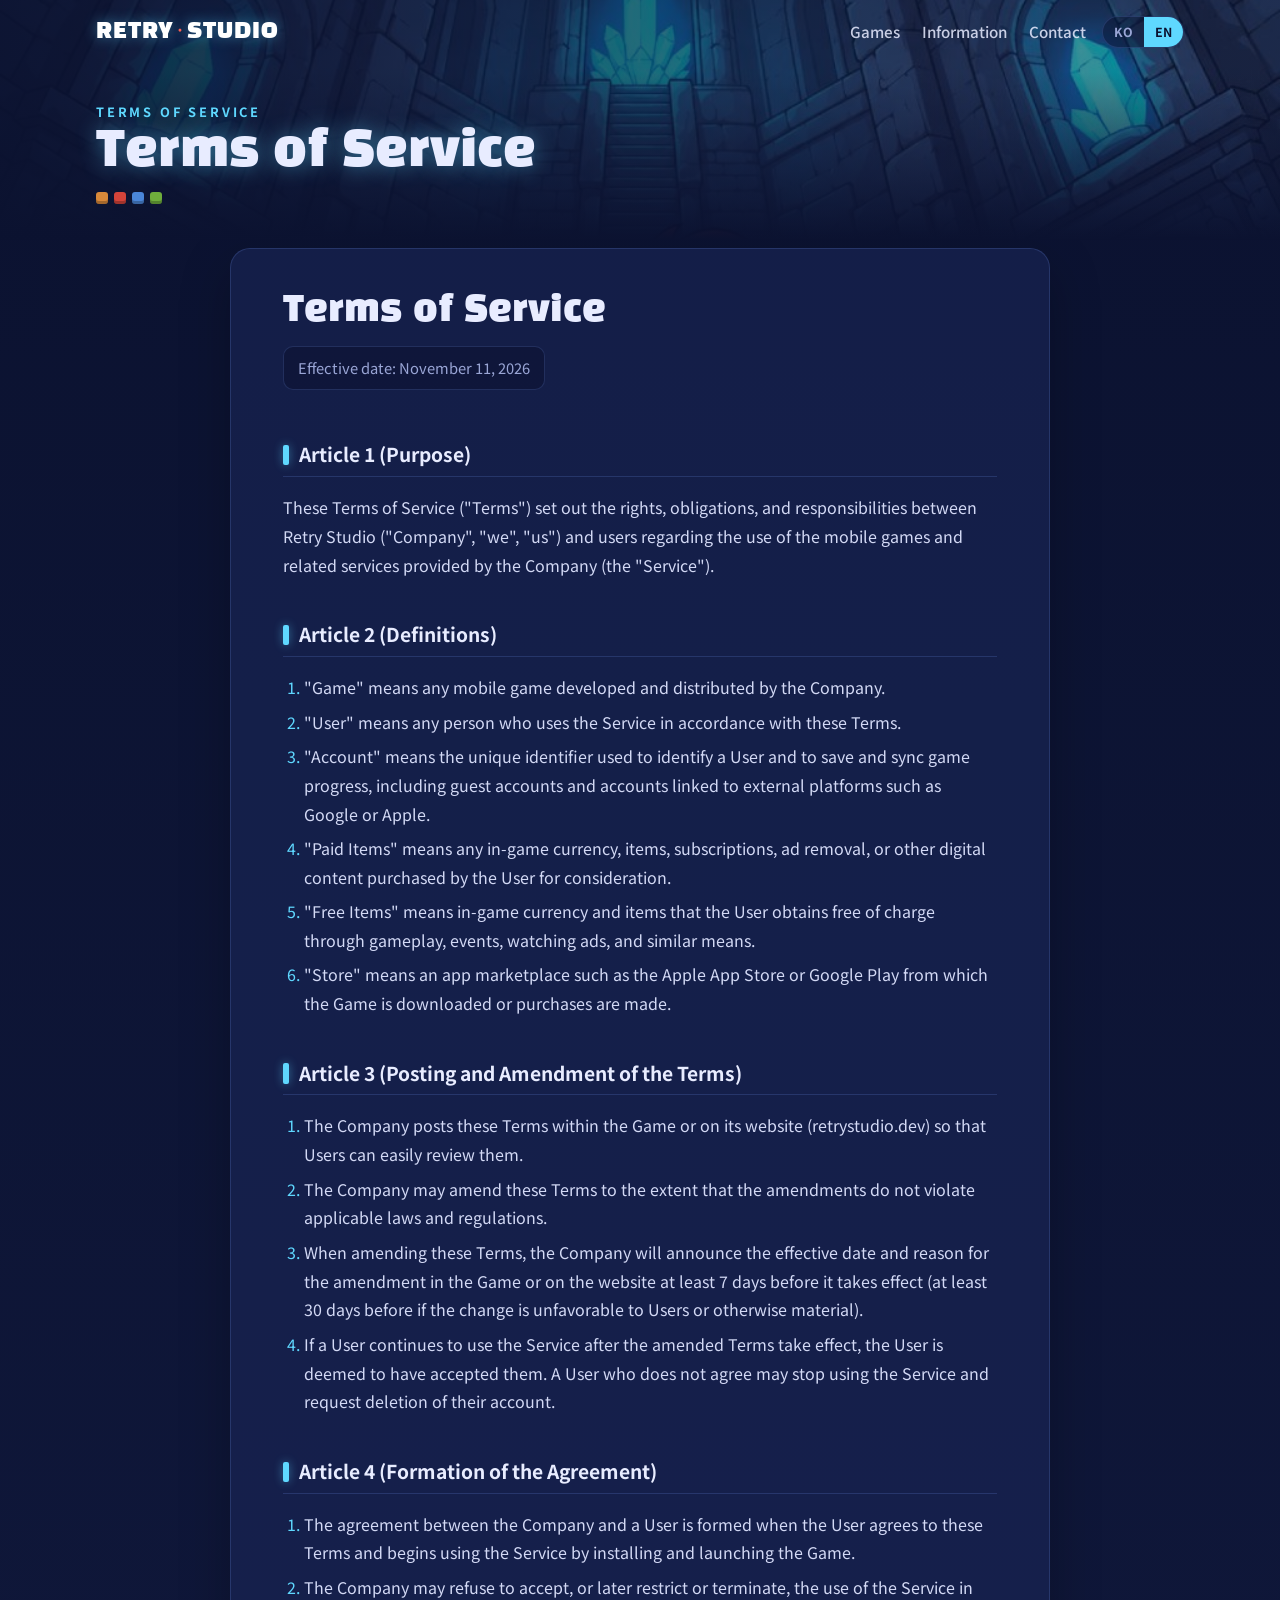
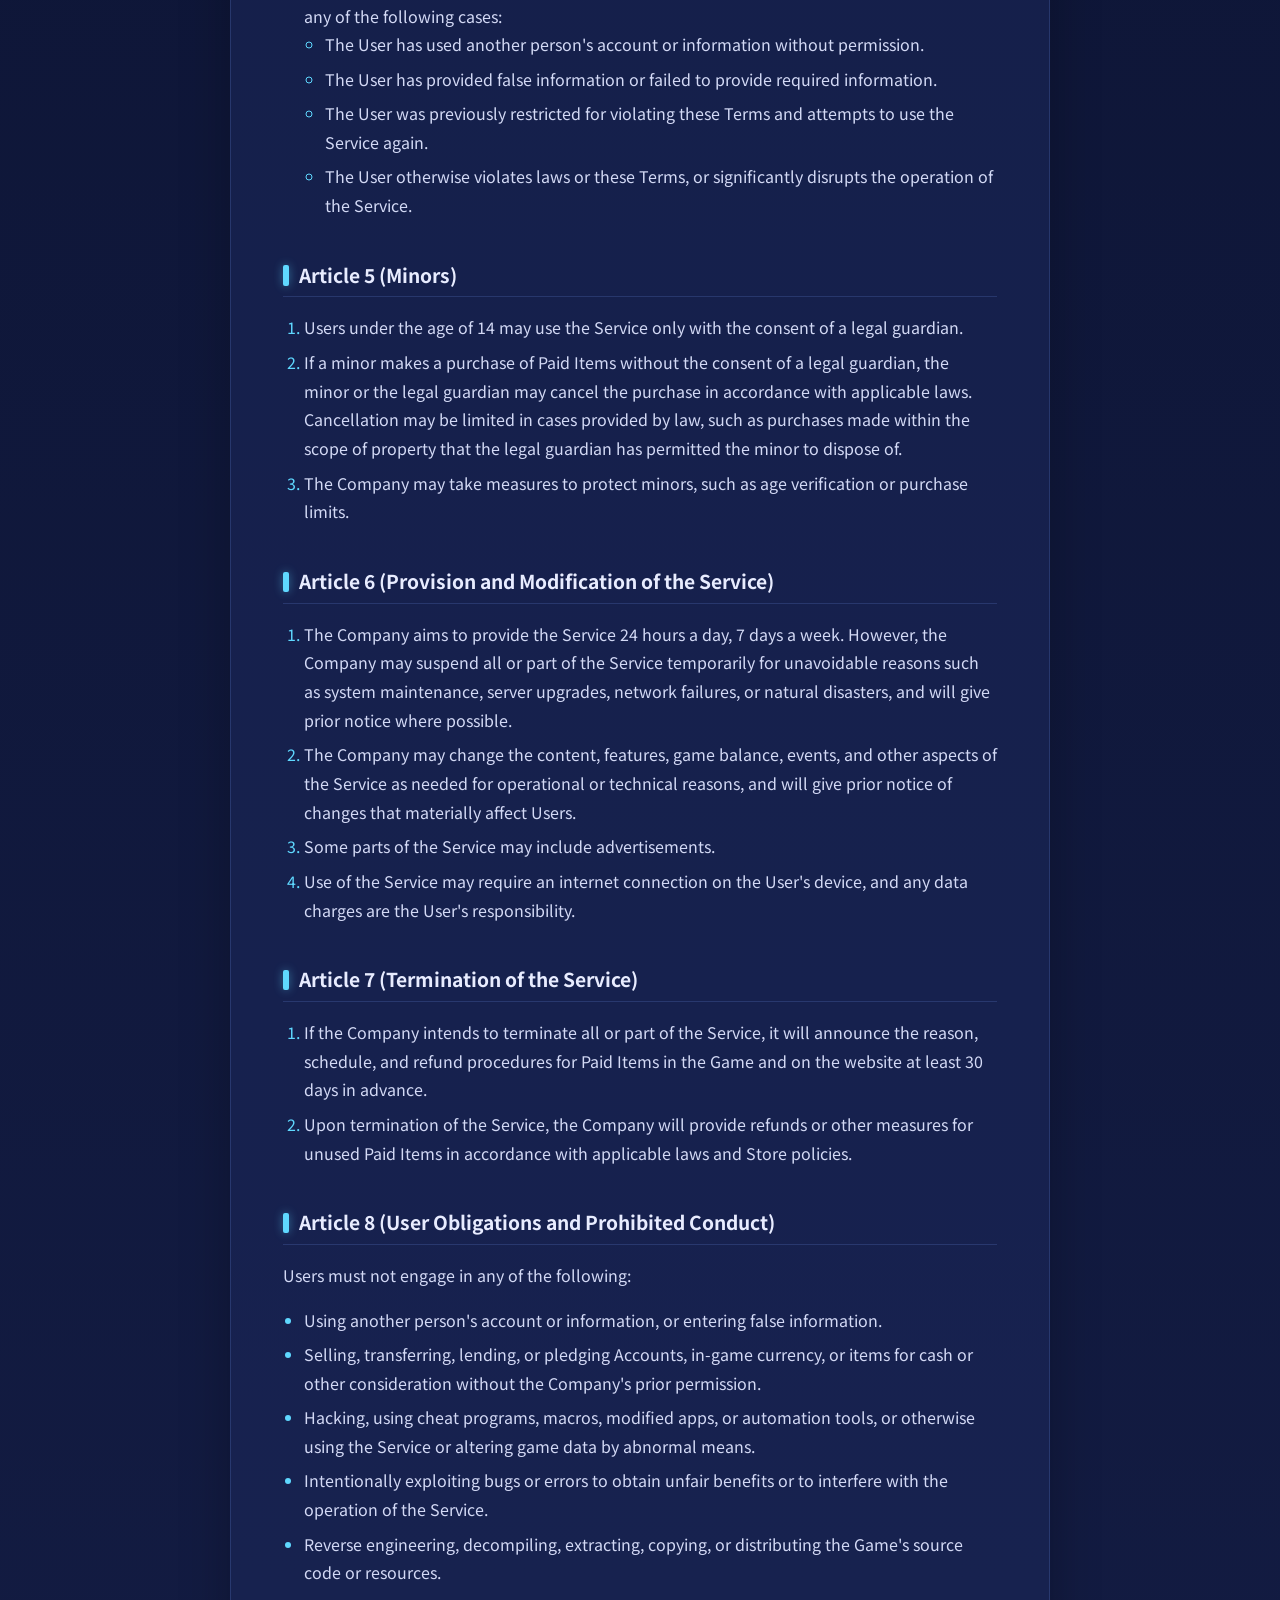
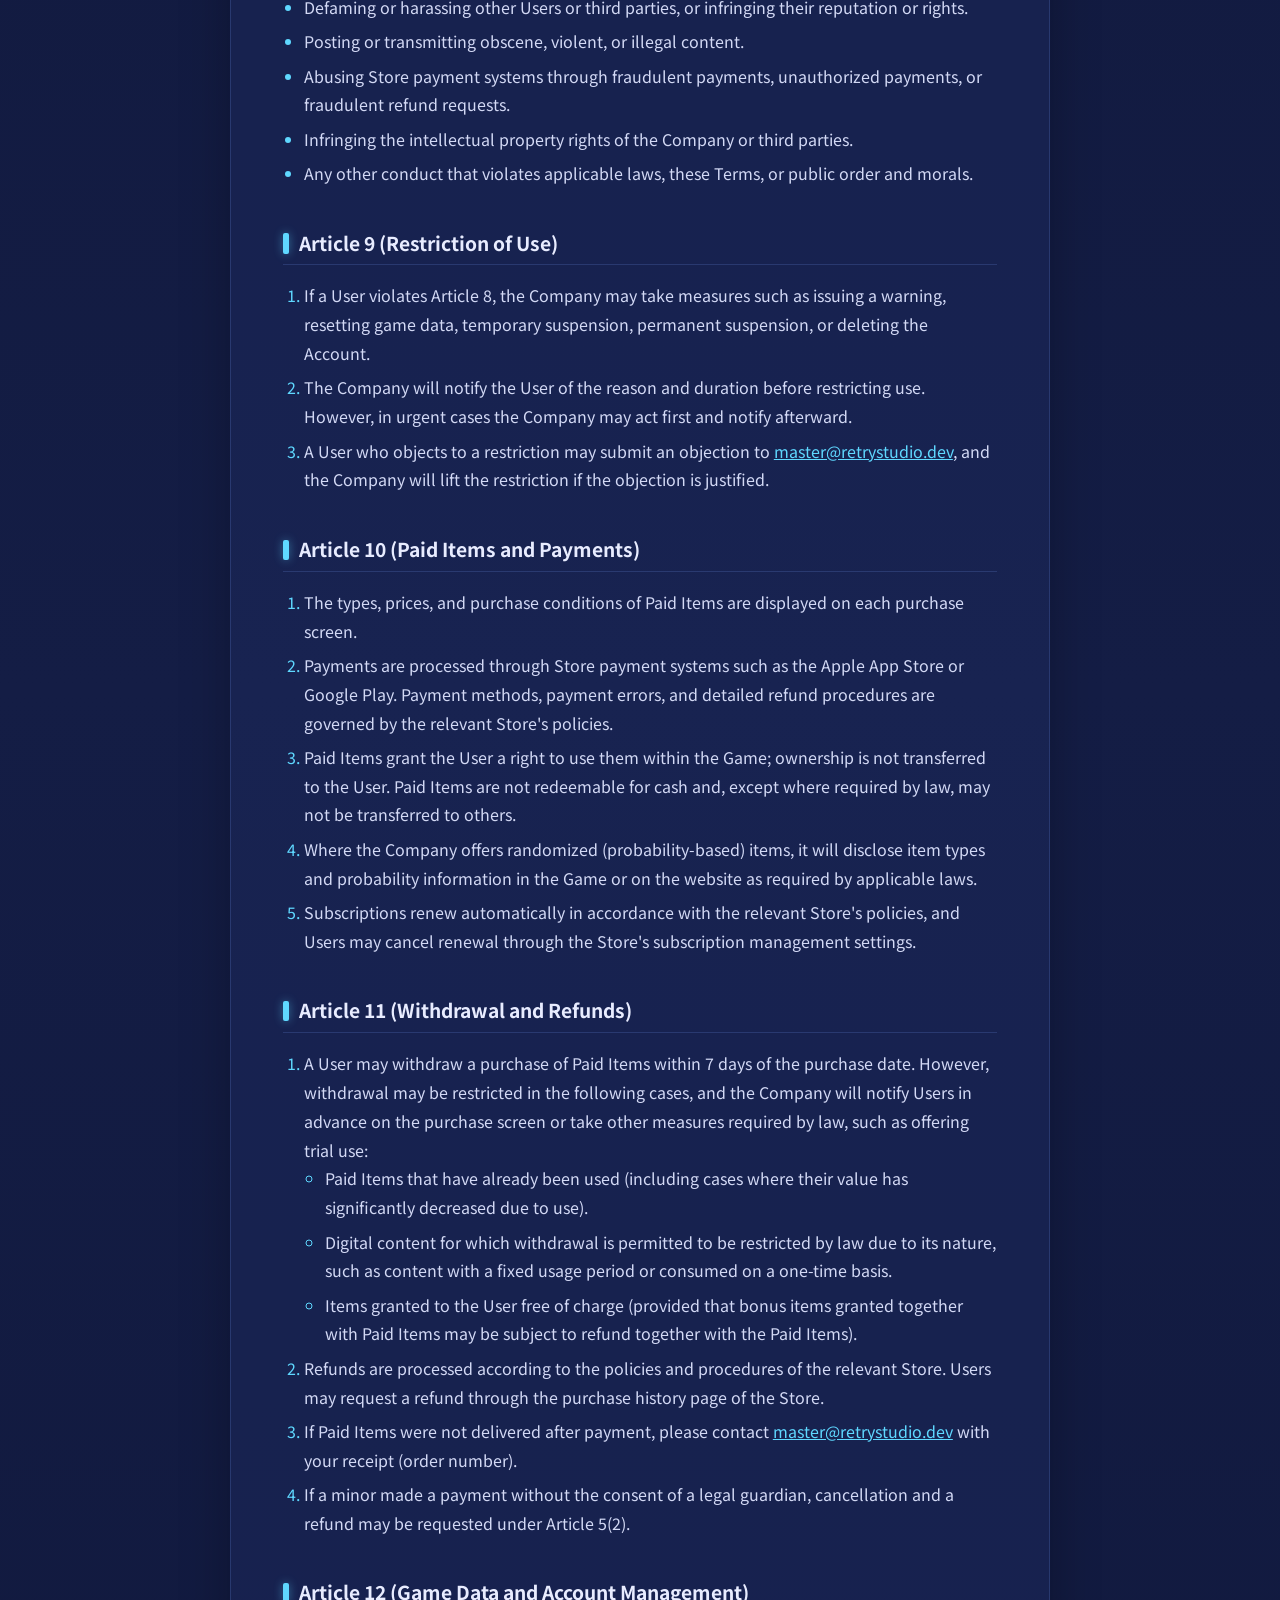
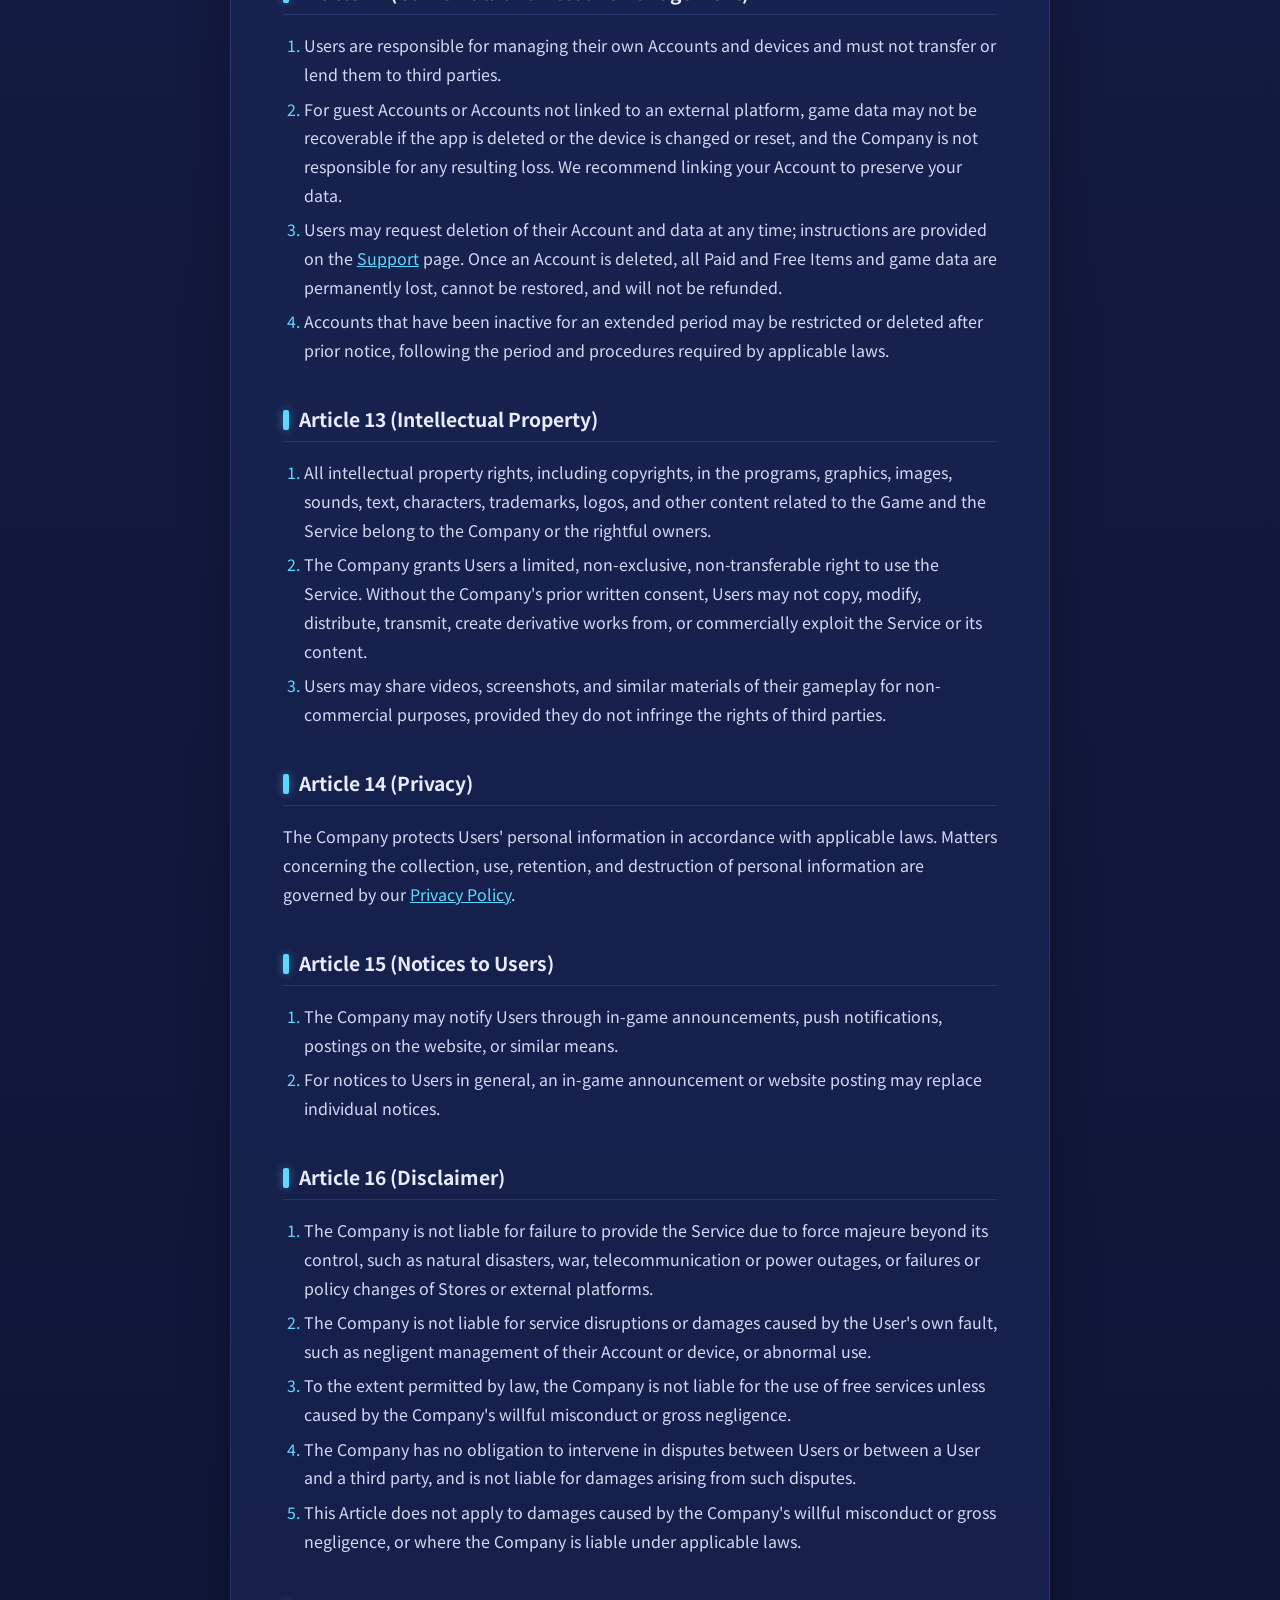
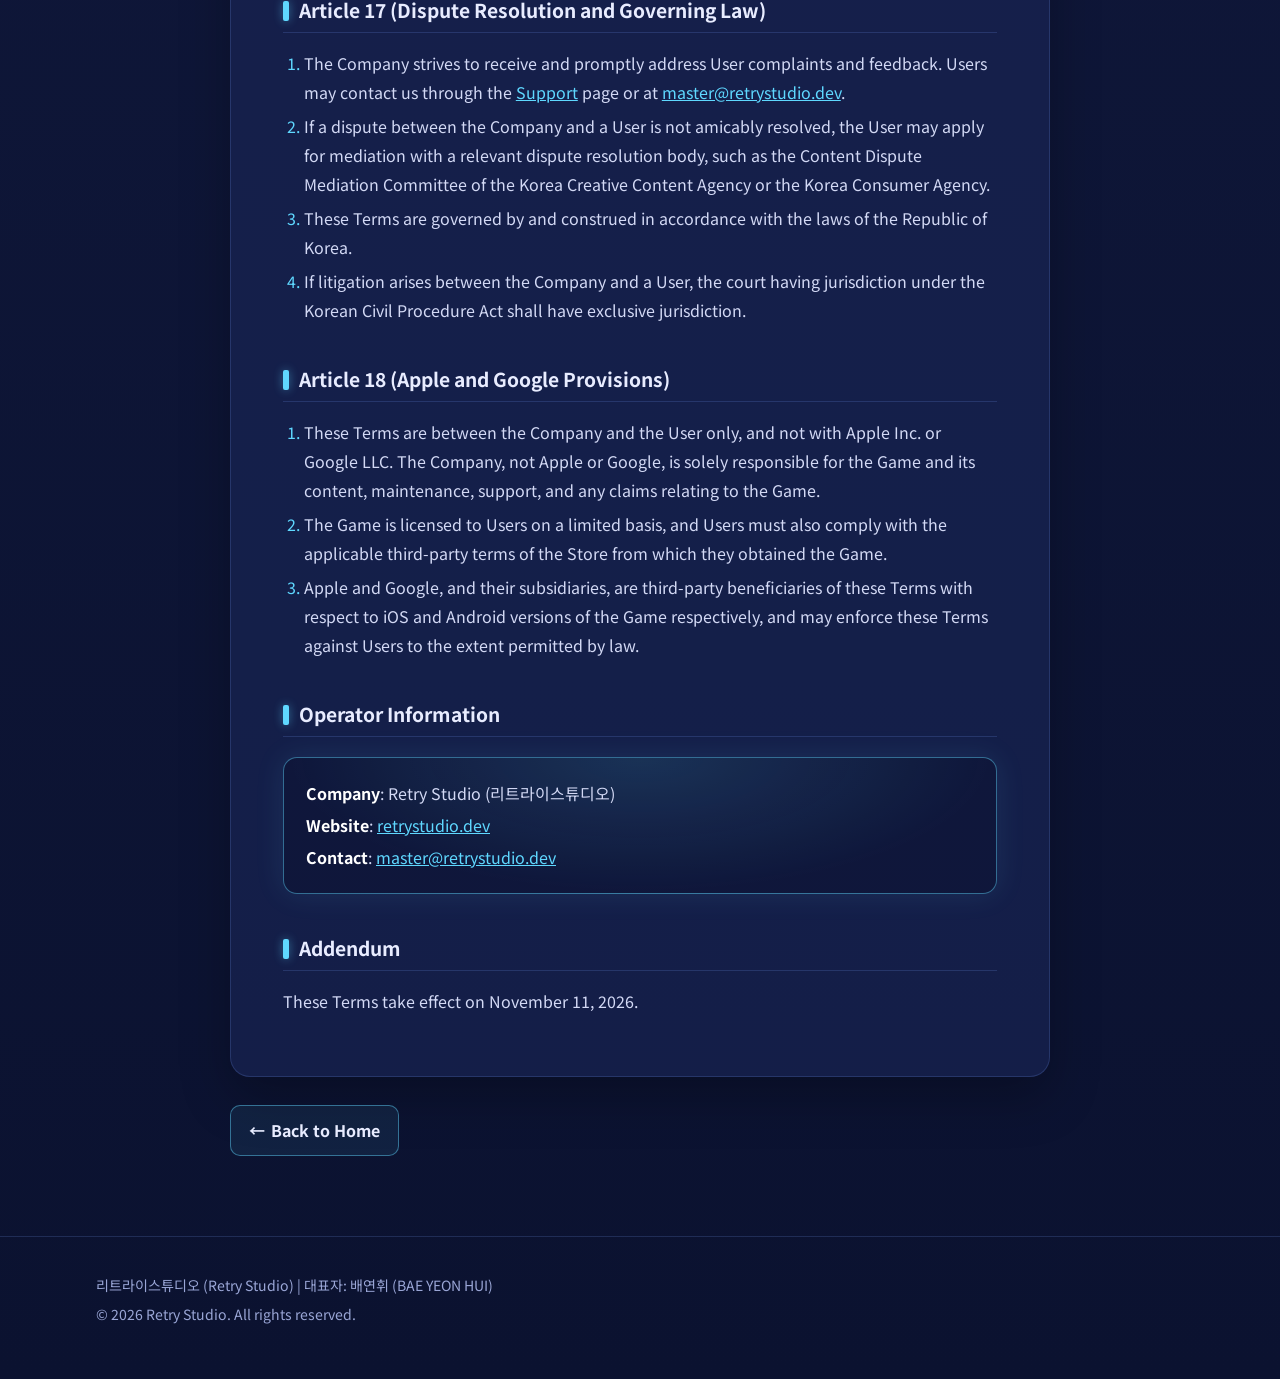
<file: terms.html>
<!DOCTYPE html>
<html lang="ko" data-lang="ko">
<head>
<meta charset="UTF-8">
<meta name="viewport" content="width=device-width, initial-scale=1">
<title>이용약관 | Terms of Service | 리트라이스튜디오 Retry Studio</title>
<meta name="theme-color" content="#0b1230">
<link rel="preconnect" href="https://fonts.googleapis.com">
<link rel="preconnect" href="https://fonts.gstatic.com" crossorigin>
<link href="https://fonts.googleapis.com/css2?family=Black+Han+Sans&family=Noto+Sans+KR:wght@400;500;700;900&display=swap" rel="stylesheet">
<link rel="stylesheet" href="assets/sub.css">
<script>
  (function () {
    var lang = null, h = location.hash;
    if (h === '#en' || h === '#ko') lang = h.slice(1);
    else if (/-en$/.test(h)) lang = 'en';
    else if (/-ko$/.test(h)) lang = 'ko';
    if (!lang) { try { lang = localStorage.getItem('rs-lang'); } catch (e) {} }
    if (lang !== 'ko' && lang !== 'en') lang = /^ko\b/i.test(navigator.language || 'ko') ? 'ko' : 'en';
    document.documentElement.setAttribute('data-lang', lang);
    document.documentElement.lang = lang;
  })();
</script>
</head>
<body>

<header class="site-header">
  <div class="wrap">
    <a class="logo" href="/">RETRY<b>·</b>STUDIO</a>
    <nav class="nav" aria-label="Main">
      <a href="/#games"><span lang="ko">게임</span><span lang="en">Games</span></a>
      <a href="/#info"><span lang="ko">안내</span><span lang="en">Information</span></a>
      <a href="/#contact"><span lang="ko">문의</span><span lang="en">Contact</span></a>
    </nav>
    <div class="lang-switch" role="group" aria-label="Language">
      <button type="button" data-set="ko">KO</button>
      <button type="button" data-set="en">EN</button>
    </div>
  </div>
</header>

<div class="banner">
  <img src="images/hero.jpg" alt="" width="1024" height="1024">
  <div class="wrap">
    <div class="kicker">Terms of Service</div>
    <div class="title"><span lang="ko">이용약관</span><span lang="en">Terms of Service</span></div>
    <div class="blocks-deco" aria-hidden="true"><span></span><span></span><span></span><span></span></div>
  </div>
</div>

<main class="doc">
<div class="doc-panel">

<!-- ===================== 한국어 ===================== -->
<section id="ko" lang="ko">

<h1>이용약관</h1>
<p class="meta">시행일: 2026년 11월 11일</p>

<h2>제1조 (목적)</h2>
<p>이 약관은 리트라이스튜디오(이하 "회사")가 제공하는 모바일 게임 및 이에 부수하는 제반 서비스(이하 "서비스")의 이용과 관련하여 회사와 이용자 간의 권리, 의무 및 책임사항, 기타 필요한 사항을 규정함을 목적으로 합니다.</p>

<h2>제2조 (정의)</h2>
<ol>
  <li>"게임"이란 회사가 제작·배포하는 모바일 게임을 말합니다.</li>
  <li>"이용자"란 이 약관에 따라 서비스를 이용하는 모든 사람을 말합니다.</li>
  <li>"계정"이란 이용자를 식별하고 게임 진행 데이터를 저장·연동하기 위해 부여되거나 연결되는 고유 식별 정보(게스트 계정, 구글·애플 등 외부 플랫폼 계정 연동 포함)를 말합니다.</li>
  <li>"유료 아이템"이란 이용자가 현금 등 대가를 지급하고 구매하는 게임 내 재화, 아이템, 구독 상품, 광고 제거 등 일체의 디지털 콘텐츠를 말합니다.</li>
  <li>"무료 아이템"이란 이용자가 게임 플레이, 이벤트, 광고 시청 등을 통해 무상으로 획득하는 게임 내 재화 및 아이템을 말합니다.</li>
  <li>"스토어"란 Apple App Store, Google Play 등 게임을 내려받거나 결제할 수 있는 앱 마켓을 말합니다.</li>
</ol>

<h2>제3조 (약관의 게시와 개정)</h2>
<ol>
  <li>회사는 이 약관을 게임 내 화면 또는 홈페이지(retrystudio.dev)에 게시하여 이용자가 쉽게 확인할 수 있도록 합니다.</li>
  <li>회사는 「약관의 규제에 관한 법률」, 「전자상거래 등에서의 소비자보호에 관한 법률」, 「콘텐츠산업 진흥법」, 「게임산업진흥에 관한 법률」 등 관련 법령을 위반하지 않는 범위에서 이 약관을 개정할 수 있습니다.</li>
  <li>약관을 개정하는 경우 적용일자 및 개정 사유를 명시하여 적용일 7일 전(이용자에게 불리하거나 중대한 변경인 경우 30일 전)부터 게임 내 공지 또는 홈페이지를 통해 공지합니다.</li>
  <li>이용자가 개정 약관의 적용일 이후에도 서비스를 계속 이용하면 개정 약관에 동의한 것으로 봅니다. 동의하지 않는 이용자는 서비스 이용을 중단하고 계정 삭제를 요청할 수 있습니다.</li>
</ol>

<h2>제4조 (이용계약의 체결)</h2>
<ol>
  <li>이용계약은 이용자가 이 약관에 동의하고 게임을 설치·실행하여 서비스 이용을 시작함으로써 성립합니다.</li>
  <li>회사는 다음 각 호에 해당하는 경우 이용 승낙을 하지 않거나 사후에 이용을 제한·해지할 수 있습니다.
    <ul>
      <li>타인의 계정 또는 정보를 도용한 경우</li>
      <li>허위 정보를 기재하거나 필요한 정보를 제공하지 않은 경우</li>
      <li>이전에 이 약관 위반으로 이용이 제한되었던 이용자가 다시 이용하려는 경우</li>
      <li>기타 법령 또는 이 약관에 위반하거나 서비스 운영을 현저히 방해하는 경우</li>
    </ul>
  </li>
</ol>

<h2>제5조 (미성년자의 이용)</h2>
<ol>
  <li>만 14세 미만의 이용자는 법정대리인의 동의를 받은 경우에 한하여 서비스를 이용할 수 있습니다.</li>
  <li>미성년자가 법정대리인의 동의 없이 유료 아이템을 구매한 경우, 미성년자 본인 또는 법정대리인은 관련 법령에 따라 해당 구매를 취소할 수 있습니다. 다만 법정대리인이 범위를 정하여 처분을 허락한 재산의 범위 내에서 구매한 경우 등 법령이 정한 예외에는 취소가 제한될 수 있습니다.</li>
  <li>회사는 미성년자 보호를 위해 연령 확인 또는 결제 한도 설정 등 필요한 조치를 할 수 있습니다.</li>
</ol>

<h2>제6조 (서비스의 제공 및 변경)</h2>
<ol>
  <li>회사는 연중무휴, 24시간 서비스를 제공함을 원칙으로 합니다. 다만 시스템 점검, 서버 증설·교체, 통신 장애, 천재지변 등 부득이한 사유가 있는 경우 서비스의 전부 또는 일부를 일시 중단할 수 있으며, 가능한 경우 사전에 공지합니다.</li>
  <li>회사는 게임 운영상·기술상 필요에 따라 서비스의 내용, 콘텐츠, 게임 밸런스, 이벤트 등을 변경할 수 있으며, 이용자에게 중대한 영향을 미치는 변경은 사전에 공지합니다.</li>
  <li>일부 서비스에는 광고가 포함될 수 있습니다.</li>
  <li>서비스 이용에는 이용자 기기의 인터넷 연결이 필요할 수 있으며, 이에 따른 통신 요금은 이용자가 부담합니다.</li>
</ol>

<h2>제7조 (서비스의 종료)</h2>
<ol>
  <li>회사가 서비스의 전부 또는 일부를 종료하려는 경우, 종료일 30일 전까지 게임 내 공지 및 홈페이지를 통해 종료 사유, 종료 일정, 유료 아이템 환불 방법 등을 공지합니다.</li>
  <li>서비스 종료 시 이용자가 보유한 유료 아이템 중 미사용 부분에 대해서는 관련 법령 및 스토어 정책이 정하는 기준에 따라 환불 등 필요한 조치를 합니다.</li>
</ol>

<h2>제8조 (이용자의 의무 및 금지행위)</h2>
<p>이용자는 다음 각 호의 행위를 해서는 안 됩니다.</p>
<ul>
  <li>타인의 계정·정보를 도용하거나 허위 정보를 입력하는 행위</li>
  <li>회사의 사전 허락 없이 계정, 게임 내 재화·아이템을 현금 또는 다른 대가를 받고 매매·양도·대여·담보 제공하는 행위</li>
  <li>해킹, 치트 프로그램, 매크로, 변조 앱, 자동화 도구, 비정상적 방법으로 서비스를 이용하거나 게임 데이터를 변조하는 행위</li>
  <li>게임의 버그·오류를 고의로 이용하여 부당한 이익을 얻거나 서비스 운영을 방해하는 행위</li>
  <li>게임의 소스코드, 리소스를 역설계(리버스 엔지니어링), 디컴파일, 추출, 복제, 배포하는 행위</li>
  <li>다른 이용자 또는 제3자를 비방·괴롭히거나 명예·권리를 침해하는 행위</li>
  <li>음란·폭력적이거나 불법적인 정보를 게시·전송하는 행위</li>
  <li>결제 도용, 부정 결제, 부정 환불 등 스토어 결제 시스템을 악용하는 행위</li>
  <li>회사 또는 제3자의 지식재산권을 침해하는 행위</li>
  <li>기타 관련 법령, 이 약관 또는 공공질서와 미풍양속에 위반하는 행위</li>
</ul>

<h2>제9조 (이용 제한)</h2>
<ol>
  <li>이용자가 제8조를 위반한 경우, 회사는 경고, 게임 데이터 초기화, 일시 정지, 영구 이용 정지, 계정 삭제 등 필요한 조치를 할 수 있습니다.</li>
  <li>회사는 이용 제한 조치를 하기 전에 그 사유와 기간을 이용자에게 통지합니다. 다만 긴급하게 조치할 필요가 있는 경우 먼저 조치한 후 통지할 수 있습니다.</li>
  <li>이용자는 이용 제한에 이의가 있는 경우 <a href="mailto:master@retrystudio.dev">master@retrystudio.dev</a>으로 이의를 제기할 수 있으며, 회사는 타당한 경우 이용 제한을 해제합니다.</li>
</ol>

<h2>제10조 (유료 아이템 및 결제)</h2>
<ol>
  <li>유료 아이템의 종류, 가격, 구매 조건은 각 구매 화면에 표시됩니다.</li>
  <li>결제는 Apple App Store, Google Play 등 스토어의 결제 시스템을 통해 이루어지며, 결제 방법, 결제 오류, 환불의 세부 절차는 해당 스토어의 정책에 따릅니다.</li>
  <li>유료 아이템은 이용자에게 게임 내에서 사용할 수 있는 이용권을 부여하는 것이며, 그 소유권이 이용자에게 이전되는 것이 아닙니다. 유료 아이템은 현금으로 환급되지 않으며, 법령이 정한 경우를 제외하고 타인에게 양도할 수 없습니다.</li>
  <li>회사가 확률형 아이템을 제공하는 경우, 「게임산업진흥에 관한 법률」 등 관련 법령에 따라 아이템의 종류, 확률 정보 등을 게임 내 또는 홈페이지에 표시합니다.</li>
  <li>구독형 상품은 해당 스토어의 정책에 따라 자동 갱신되며, 이용자는 스토어의 구독 관리 메뉴에서 갱신을 해지할 수 있습니다.</li>
</ol>

<h2>제11조 (청약철회 및 환불)</h2>
<ol>
  <li>이용자는 유료 아이템을 구매한 날로부터 7일 이내에 청약철회를 할 수 있습니다. 다만 다음 각 호의 경우에는 청약철회가 제한될 수 있으며, 회사는 구매 화면 등에서 이를 미리 알리거나 시험 사용 상품 등을 제공하는 등 관련 법령이 정한 조치를 합니다.
    <ul>
      <li>이용자가 이미 사용한 유료 아이템(사용으로 가치가 현저히 감소한 경우 포함)</li>
      <li>사용 가능 기간이 정해져 있거나 일회성으로 소비되는 등 성질상 청약철회가 제한되는 디지털 콘텐츠로서 법령에서 허용하는 경우</li>
      <li>이용자에게 무상으로 지급된 아이템 (다만 유료 아이템과 함께 제공된 보너스 아이템은 유료 아이템과 함께 환불 대상이 될 수 있음)</li>
    </ul>
  </li>
  <li>환불은 해당 스토어의 정책 및 절차에 따라 처리되며, 이용자는 스토어의 구매 내역 페이지를 통해 환불을 요청하실 수 있습니다.</li>
  <li>결제 후 유료 아이템이 지급되지 않은 경우 구매 영수증(주문 번호)과 함께 <a href="mailto:master@retrystudio.dev">master@retrystudio.dev</a>으로 문의해 주시기 바랍니다.</li>
  <li>미성년자가 법정대리인의 동의 없이 결제한 경우, 제5조 제2항에 따라 취소 및 환불을 요청할 수 있습니다.</li>
</ol>

<h2>제12조 (게임 데이터 및 계정 관리)</h2>
<ol>
  <li>이용자는 자신의 계정과 기기에 대한 관리 책임이 있으며, 이를 제3자에게 양도·대여해서는 안 됩니다.</li>
  <li>게스트 계정 또는 외부 플랫폼 연동이 되어 있지 않은 계정은 앱 삭제, 기기 변경·초기화 시 게임 데이터가 복구되지 않을 수 있으며, 이로 인한 불이익에 대해 회사는 책임을 지지 않습니다. 데이터 보존을 위해 계정 연동을 권장합니다.</li>
  <li>이용자는 언제든지 계정 및 데이터 삭제를 요청할 수 있으며, 구체적인 방법은 <a href="/support">고객지원</a> 페이지에서 안내합니다. 계정을 삭제하면 보유한 유료·무료 아이템 및 게임 데이터는 복구할 수 없으며 환불되지 않습니다.</li>
  <li>일정 기간 이상 서비스를 이용하지 않은 계정은 사전 공지 후 이용 제한 또는 삭제될 수 있으며, 관련 법령이 정한 경우 해당 기간 및 절차를 따릅니다.</li>
</ol>

<h2>제13조 (지식재산권)</h2>
<ol>
  <li>게임 및 서비스와 관련된 프로그램, 그래픽, 이미지, 사운드, 텍스트, 캐릭터, 상표, 로고 등 모든 콘텐츠에 대한 저작권 등 지식재산권은 회사 또는 정당한 권리자에게 귀속됩니다.</li>
  <li>회사는 이용자에게 서비스 이용을 위한 비독점적이고 양도 불가능한 제한적 이용 권한을 부여합니다. 이용자는 회사의 사전 서면 동의 없이 이를 복제, 수정, 배포, 전송, 2차적 저작물 작성 등에 이용하거나 영리 목적으로 이용할 수 없습니다.</li>
  <li>이용자가 게임 플레이 화면을 이용한 영상·스크린샷 등을 비상업적 목적으로 공유하는 것은 허용되나, 이 경우에도 제3자의 권리를 침해해서는 안 됩니다.</li>
</ol>

<h2>제14조 (개인정보 보호)</h2>
<p>회사는 관련 법령에 따라 이용자의 개인정보를 보호하며, 개인정보의 수집·이용·보관·파기 등에 관한 사항은 <a href="/privacy">개인정보 처리방침</a>에 따릅니다.</p>

<h2>제15조 (이용자에 대한 통지)</h2>
<ol>
  <li>회사가 이용자에게 통지하는 경우 게임 내 공지, 푸시 알림, 홈페이지 게시 등의 방법을 사용할 수 있습니다.</li>
  <li>불특정 다수 이용자에 대한 통지는 게임 내 공지 또는 홈페이지 게시로 개별 통지를 갈음할 수 있습니다.</li>
</ol>

<h2>제16조 (회사의 면책)</h2>
<ol>
  <li>회사는 천재지변, 전쟁, 통신·전력 장애, 스토어 및 외부 플랫폼의 장애 또는 정책 변경 등 회사가 통제할 수 없는 불가항력으로 인하여 서비스를 제공할 수 없는 경우 책임을 지지 않습니다.</li>
  <li>회사는 이용자의 귀책사유(계정·기기 관리 소홀, 비정상적인 이용 등)로 인한 서비스 이용 장애 및 손해에 대하여 책임을 지지 않습니다.</li>
  <li>회사는 무료로 제공되는 서비스의 이용과 관련하여 회사의 고의 또는 중대한 과실이 없는 한 책임을 지지 않습니다.</li>
  <li>이용자 간 또는 이용자와 제3자 간에 발생한 분쟁에 대하여 회사는 개입할 의무가 없으며 이로 인한 손해를 배상할 책임이 없습니다.</li>
  <li>이 조의 규정은 회사의 고의 또는 중대한 과실로 인한 손해, 또는 관련 법령상 회사가 책임을 부담하는 경우에는 적용되지 않습니다.</li>
</ol>

<h2>제17조 (분쟁 해결 및 준거법)</h2>
<ol>
  <li>회사는 이용자의 불만과 의견을 접수하고 신속하게 처리하기 위해 노력합니다. 이용자는 <a href="/support">고객지원</a> 페이지 또는 <a href="mailto:master@retrystudio.dev">master@retrystudio.dev</a>으로 문의할 수 있습니다.</li>
  <li>회사와 이용자 간 분쟁이 원만히 해결되지 않는 경우, 이용자는 한국콘텐츠진흥원 콘텐츠분쟁조정위원회, 한국소비자원 등 관련 분쟁 조정 기관에 조정을 신청할 수 있습니다.</li>
  <li>이 약관은 대한민국 법률에 따라 해석되고 적용됩니다.</li>
  <li>회사와 이용자 간 소송이 제기되는 경우 「민사소송법」에 따른 관할 법원을 전속관할로 합니다.</li>
</ol>

<h2>운영자 정보</h2>
<div class="info">
  <p><strong>상호</strong>: 리트라이스튜디오 (Retry Studio)</p>
  <p><strong>홈페이지</strong>: <a href="https://retrystudio.dev">retrystudio.dev</a></p>
  <p><strong>문의</strong>: <a href="mailto:master@retrystudio.dev">master@retrystudio.dev</a></p>
</div>

<h2>부칙</h2>
<p>이 약관은 2026년 11월 11일부터 시행합니다.</p>

</section>


<!-- ===================== English ===================== -->
<section id="en" lang="en">

<h1>Terms of Service</h1>
<p class="meta">Effective date: November 11, 2026</p>

<h2>Article 1 (Purpose)</h2>
<p>These Terms of Service ("Terms") set out the rights, obligations, and responsibilities between Retry Studio ("Company", "we", "us") and users regarding the use of the mobile games and related services provided by the Company (the "Service").</p>

<h2>Article 2 (Definitions)</h2>
<ol>
  <li>"Game" means any mobile game developed and distributed by the Company.</li>
  <li>"User" means any person who uses the Service in accordance with these Terms.</li>
  <li>"Account" means the unique identifier used to identify a User and to save and sync game progress, including guest accounts and accounts linked to external platforms such as Google or Apple.</li>
  <li>"Paid Items" means any in-game currency, items, subscriptions, ad removal, or other digital content purchased by the User for consideration.</li>
  <li>"Free Items" means in-game currency and items that the User obtains free of charge through gameplay, events, watching ads, and similar means.</li>
  <li>"Store" means an app marketplace such as the Apple App Store or Google Play from which the Game is downloaded or purchases are made.</li>
</ol>

<h2>Article 3 (Posting and Amendment of the Terms)</h2>
<ol>
  <li>The Company posts these Terms within the Game or on its website (retrystudio.dev) so that Users can easily review them.</li>
  <li>The Company may amend these Terms to the extent that the amendments do not violate applicable laws and regulations.</li>
  <li>When amending these Terms, the Company will announce the effective date and reason for the amendment in the Game or on the website at least 7 days before it takes effect (at least 30 days before if the change is unfavorable to Users or otherwise material).</li>
  <li>If a User continues to use the Service after the amended Terms take effect, the User is deemed to have accepted them. A User who does not agree may stop using the Service and request deletion of their account.</li>
</ol>

<h2>Article 4 (Formation of the Agreement)</h2>
<ol>
  <li>The agreement between the Company and a User is formed when the User agrees to these Terms and begins using the Service by installing and launching the Game.</li>
  <li>The Company may refuse to accept, or later restrict or terminate, the use of the Service in any of the following cases:
    <ul>
      <li>The User has used another person's account or information without permission.</li>
      <li>The User has provided false information or failed to provide required information.</li>
      <li>The User was previously restricted for violating these Terms and attempts to use the Service again.</li>
      <li>The User otherwise violates laws or these Terms, or significantly disrupts the operation of the Service.</li>
    </ul>
  </li>
</ol>

<h2>Article 5 (Minors)</h2>
<ol>
  <li>Users under the age of 14 may use the Service only with the consent of a legal guardian.</li>
  <li>If a minor makes a purchase of Paid Items without the consent of a legal guardian, the minor or the legal guardian may cancel the purchase in accordance with applicable laws. Cancellation may be limited in cases provided by law, such as purchases made within the scope of property that the legal guardian has permitted the minor to dispose of.</li>
  <li>The Company may take measures to protect minors, such as age verification or purchase limits.</li>
</ol>

<h2>Article 6 (Provision and Modification of the Service)</h2>
<ol>
  <li>The Company aims to provide the Service 24 hours a day, 7 days a week. However, the Company may suspend all or part of the Service temporarily for unavoidable reasons such as system maintenance, server upgrades, network failures, or natural disasters, and will give prior notice where possible.</li>
  <li>The Company may change the content, features, game balance, events, and other aspects of the Service as needed for operational or technical reasons, and will give prior notice of changes that materially affect Users.</li>
  <li>Some parts of the Service may include advertisements.</li>
  <li>Use of the Service may require an internet connection on the User's device, and any data charges are the User's responsibility.</li>
</ol>

<h2>Article 7 (Termination of the Service)</h2>
<ol>
  <li>If the Company intends to terminate all or part of the Service, it will announce the reason, schedule, and refund procedures for Paid Items in the Game and on the website at least 30 days in advance.</li>
  <li>Upon termination of the Service, the Company will provide refunds or other measures for unused Paid Items in accordance with applicable laws and Store policies.</li>
</ol>

<h2>Article 8 (User Obligations and Prohibited Conduct)</h2>
<p>Users must not engage in any of the following:</p>
<ul>
  <li>Using another person's account or information, or entering false information.</li>
  <li>Selling, transferring, lending, or pledging Accounts, in-game currency, or items for cash or other consideration without the Company's prior permission.</li>
  <li>Hacking, using cheat programs, macros, modified apps, or automation tools, or otherwise using the Service or altering game data by abnormal means.</li>
  <li>Intentionally exploiting bugs or errors to obtain unfair benefits or to interfere with the operation of the Service.</li>
  <li>Reverse engineering, decompiling, extracting, copying, or distributing the Game's source code or resources.</li>
  <li>Defaming or harassing other Users or third parties, or infringing their reputation or rights.</li>
  <li>Posting or transmitting obscene, violent, or illegal content.</li>
  <li>Abusing Store payment systems through fraudulent payments, unauthorized payments, or fraudulent refund requests.</li>
  <li>Infringing the intellectual property rights of the Company or third parties.</li>
  <li>Any other conduct that violates applicable laws, these Terms, or public order and morals.</li>
</ul>

<h2>Article 9 (Restriction of Use)</h2>
<ol>
  <li>If a User violates Article 8, the Company may take measures such as issuing a warning, resetting game data, temporary suspension, permanent suspension, or deleting the Account.</li>
  <li>The Company will notify the User of the reason and duration before restricting use. However, in urgent cases the Company may act first and notify afterward.</li>
  <li>A User who objects to a restriction may submit an objection to <a href="mailto:master@retrystudio.dev">master@retrystudio.dev</a>, and the Company will lift the restriction if the objection is justified.</li>
</ol>

<h2>Article 10 (Paid Items and Payments)</h2>
<ol>
  <li>The types, prices, and purchase conditions of Paid Items are displayed on each purchase screen.</li>
  <li>Payments are processed through Store payment systems such as the Apple App Store or Google Play. Payment methods, payment errors, and detailed refund procedures are governed by the relevant Store's policies.</li>
  <li>Paid Items grant the User a right to use them within the Game; ownership is not transferred to the User. Paid Items are not redeemable for cash and, except where required by law, may not be transferred to others.</li>
  <li>Where the Company offers randomized (probability-based) items, it will disclose item types and probability information in the Game or on the website as required by applicable laws.</li>
  <li>Subscriptions renew automatically in accordance with the relevant Store's policies, and Users may cancel renewal through the Store's subscription management settings.</li>
</ol>

<h2>Article 11 (Withdrawal and Refunds)</h2>
<ol>
  <li>A User may withdraw a purchase of Paid Items within 7 days of the purchase date. However, withdrawal may be restricted in the following cases, and the Company will notify Users in advance on the purchase screen or take other measures required by law, such as offering trial use:
    <ul>
      <li>Paid Items that have already been used (including cases where their value has significantly decreased due to use).</li>
      <li>Digital content for which withdrawal is permitted to be restricted by law due to its nature, such as content with a fixed usage period or consumed on a one-time basis.</li>
      <li>Items granted to the User free of charge (provided that bonus items granted together with Paid Items may be subject to refund together with the Paid Items).</li>
    </ul>
  </li>
  <li>Refunds are processed according to the policies and procedures of the relevant Store. Users may request a refund through the purchase history page of the Store.</li>
  <li>If Paid Items were not delivered after payment, please contact <a href="mailto:master@retrystudio.dev">master@retrystudio.dev</a> with your receipt (order number).</li>
  <li>If a minor made a payment without the consent of a legal guardian, cancellation and a refund may be requested under Article 5(2).</li>
</ol>

<h2>Article 12 (Game Data and Account Management)</h2>
<ol>
  <li>Users are responsible for managing their own Accounts and devices and must not transfer or lend them to third parties.</li>
  <li>For guest Accounts or Accounts not linked to an external platform, game data may not be recoverable if the app is deleted or the device is changed or reset, and the Company is not responsible for any resulting loss. We recommend linking your Account to preserve your data.</li>
  <li>Users may request deletion of their Account and data at any time; instructions are provided on the <a href="/support">Support</a> page. Once an Account is deleted, all Paid and Free Items and game data are permanently lost, cannot be restored, and will not be refunded.</li>
  <li>Accounts that have been inactive for an extended period may be restricted or deleted after prior notice, following the period and procedures required by applicable laws.</li>
</ol>

<h2>Article 13 (Intellectual Property)</h2>
<ol>
  <li>All intellectual property rights, including copyrights, in the programs, graphics, images, sounds, text, characters, trademarks, logos, and other content related to the Game and the Service belong to the Company or the rightful owners.</li>
  <li>The Company grants Users a limited, non-exclusive, non-transferable right to use the Service. Without the Company's prior written consent, Users may not copy, modify, distribute, transmit, create derivative works from, or commercially exploit the Service or its content.</li>
  <li>Users may share videos, screenshots, and similar materials of their gameplay for non-commercial purposes, provided they do not infringe the rights of third parties.</li>
</ol>

<h2>Article 14 (Privacy)</h2>
<p>The Company protects Users' personal information in accordance with applicable laws. Matters concerning the collection, use, retention, and destruction of personal information are governed by our <a href="/privacy">Privacy Policy</a>.</p>

<h2>Article 15 (Notices to Users)</h2>
<ol>
  <li>The Company may notify Users through in-game announcements, push notifications, postings on the website, or similar means.</li>
  <li>For notices to Users in general, an in-game announcement or website posting may replace individual notices.</li>
</ol>

<h2>Article 16 (Disclaimer)</h2>
<ol>
  <li>The Company is not liable for failure to provide the Service due to force majeure beyond its control, such as natural disasters, war, telecommunication or power outages, or failures or policy changes of Stores or external platforms.</li>
  <li>The Company is not liable for service disruptions or damages caused by the User's own fault, such as negligent management of their Account or device, or abnormal use.</li>
  <li>To the extent permitted by law, the Company is not liable for the use of free services unless caused by the Company's willful misconduct or gross negligence.</li>
  <li>The Company has no obligation to intervene in disputes between Users or between a User and a third party, and is not liable for damages arising from such disputes.</li>
  <li>This Article does not apply to damages caused by the Company's willful misconduct or gross negligence, or where the Company is liable under applicable laws.</li>
</ol>

<h2>Article 17 (Dispute Resolution and Governing Law)</h2>
<ol>
  <li>The Company strives to receive and promptly address User complaints and feedback. Users may contact us through the <a href="/support">Support</a> page or at <a href="mailto:master@retrystudio.dev">master@retrystudio.dev</a>.</li>
  <li>If a dispute between the Company and a User is not amicably resolved, the User may apply for mediation with a relevant dispute resolution body, such as the Content Dispute Mediation Committee of the Korea Creative Content Agency or the Korea Consumer Agency.</li>
  <li>These Terms are governed by and construed in accordance with the laws of the Republic of Korea.</li>
  <li>If litigation arises between the Company and a User, the court having jurisdiction under the Korean Civil Procedure Act shall have exclusive jurisdiction.</li>
</ol>

<h2>Article 18 (Apple and Google Provisions)</h2>
<ol>
  <li>These Terms are between the Company and the User only, and not with Apple Inc. or Google LLC. The Company, not Apple or Google, is solely responsible for the Game and its content, maintenance, support, and any claims relating to the Game.</li>
  <li>The Game is licensed to Users on a limited basis, and Users must also comply with the applicable third-party terms of the Store from which they obtained the Game.</li>
  <li>Apple and Google, and their subsidiaries, are third-party beneficiaries of these Terms with respect to iOS and Android versions of the Game respectively, and may enforce these Terms against Users to the extent permitted by law.</li>
</ol>

<h2>Operator Information</h2>
<div class="info">
  <p><strong>Company</strong>: Retry Studio (리트라이스튜디오)</p>
  <p><strong>Website</strong>: <a href="https://retrystudio.dev">retrystudio.dev</a></p>
  <p><strong>Contact</strong>: <a href="mailto:master@retrystudio.dev">master@retrystudio.dev</a></p>
</div>

<h2>Addendum</h2>
<p>These Terms take effect on November 11, 2026.</p>

</section>

</div>
<a class="back" href="/">← <span lang="ko">홈으로</span><span lang="en">Back to Home</span></a>
</main>

<footer>
  <div class="wrap">
    <!-- 사업자 등록 후 아래 줄에 사업자등록번호, 통신판매업 신고번호를 추가하세요. -->
    <p>리트라이스튜디오 (Retry Studio) | 대표자: 배연휘 (BAE YEON HUI)</p>
    <p>© 2026 Retry Studio. All rights reserved.</p>
  </div>
</footer>

<script src="assets/sub.js"></script>

</body>
</html>
</file>
<file: assets/sub.css>
/* 하위 페이지(privacy / support / terms) 공통 스타일 — index.html 테마와 동일한 토큰 사용 */
:root {
  --bg: #0b1230;
  --bg-2: #141d45;
  --panel: rgba(28, 40, 92, 0.55);
  --panel-solid: #18224f;
  --line: rgba(120, 160, 255, 0.18);
  --text: #e8ecff;
  --muted: #9aa6d6;
  --cyan: #5fd8ff;
  --cyan-glow: rgba(95, 216, 255, 0.45);
  --red: #e2453a;
  --red-hi: #ff5d4f;
  --b-orange: #d9893a;
  --b-red: #d4443a;
  --b-blue: #4a86d8;
  --b-green: #6fae3c;
  --display: "Black Han Sans", "Noto Sans KR", sans-serif;
  --body: "Noto Sans KR", -apple-system, BlinkMacSystemFont, "Apple SD Gothic Neo", "Malgun Gothic", "Segoe UI", Roboto, sans-serif;
}
* { box-sizing: border-box; }
html { scroll-padding-top: 80px; }
body {
  margin: 0;
  font-family: var(--body);
  line-height: 1.8;
  color: var(--text);
  background: linear-gradient(180deg, var(--bg) 0%, var(--bg-2) 50%, var(--bg) 100%);
  background-color: var(--bg);
  overflow-x: hidden;
}
a { color: var(--cyan); }
a:hover { color: #9be8ff; }

/* 언어 토글 */
html[data-lang="ko"] [lang="en"], html[data-lang="en"] [lang="ko"] { display: none !important; }

.wrap { max-width: 1120px; margin: 0 auto; padding: 0 16px; }

/* ---------- 헤더 ---------- */
.site-header {
  position: fixed; inset: 0 0 auto 0; z-index: 50;
  transition: background .3s, box-shadow .3s;
}
.site-header.scrolled {
  background: rgba(11, 18, 48, 0.88);
  backdrop-filter: blur(10px);
  box-shadow: 0 1px 0 var(--line);
}
.site-header .wrap { display: flex; align-items: center; gap: 16px; height: 64px; }
.logo {
  font-family: var(--display); font-size: 1.35rem; letter-spacing: .04em;
  color: #fff; text-decoration: none; white-space: nowrap;
  text-shadow: 0 0 14px var(--cyan-glow);
}
.logo:hover { color: #fff; }
.logo b { color: var(--red-hi); font-weight: inherit; }
.nav { display: flex; gap: 22px; margin-left: auto; }
.nav a { color: var(--text); text-decoration: none; font-weight: 500; font-size: .95rem; opacity: .85; }
.nav a:hover, .nav a[aria-current="page"] { opacity: 1; color: var(--cyan); }
.lang-switch {
  display: flex; border: 1px solid var(--line); border-radius: 999px; overflow: hidden;
  background: rgba(11, 18, 48, .5);
}
.lang-switch button {
  font: 700 .78rem var(--body); color: var(--muted); background: none; border: 0;
  padding: 6px 11px; cursor: pointer;
}
html[data-lang="ko"] .lang-switch [data-set="ko"],
html[data-lang="en"] .lang-switch [data-set="en"] { background: var(--cyan); color: var(--bg); }

/* ---------- 배너 ---------- */
.banner {
  position: relative; height: 240px; overflow: hidden;
  display: flex; align-items: flex-end; padding-bottom: 36px;
}
.banner img {
  position: absolute; inset: 0; width: 100%; height: 100%;
  object-fit: cover; object-position: 50% 28%;
  filter: saturate(1.1) brightness(.75);
}
.banner::before {
  content: ""; position: absolute; inset: 0; z-index: 1;
  background:
    linear-gradient(90deg, rgba(11,18,48,.9) 0%, rgba(11,18,48,.4) 60%, rgba(11,18,48,.2) 100%),
    linear-gradient(0deg, var(--bg) 0%, rgba(11,18,48,0) 70%);
}
.banner .wrap { position: relative; z-index: 2; width: 100%; }
.banner .kicker {
  font-size: .8rem; font-weight: 700; letter-spacing: .22em; color: var(--cyan); text-transform: uppercase;
}
.banner .title {
  font-family: var(--display); font-weight: 400; font-size: clamp(2rem, 5vw, 3rem);
  margin: 2px 0 0; line-height: 1.15; text-shadow: 0 0 22px var(--cyan-glow);
}
.blocks-deco { display: flex; gap: 6px; margin-top: 12px; }
.blocks-deco span { width: 12px; height: 12px; border-radius: 3px; box-shadow: inset 0 -3px 0 rgba(0,0,0,.25); }
.blocks-deco span:nth-child(1) { background: var(--b-orange); }
.blocks-deco span:nth-child(2) { background: var(--b-red); }
.blocks-deco span:nth-child(3) { background: var(--b-blue); }
.blocks-deco span:nth-child(4) { background: var(--b-green); }

/* ---------- 문서 본문 ---------- */
.doc { max-width: 852px; margin: 8px auto 0; padding: 0 16px; }
.doc-panel {
  background: var(--panel); border: 1px solid var(--line); border-radius: 20px;
  padding: 40px clamp(20px, 5vw, 52px) 44px;
  box-shadow: 0 20px 50px rgba(0,0,0,.25);
}
.doc h1 {
  font-family: var(--display); font-weight: 400; font-size: clamp(1.7rem, 4vw, 2.2rem);
  line-height: 1.25; margin: 0 0 .6rem;
}
.doc h2 {
  position: relative; font-size: 1.2rem; font-weight: 700; line-height: 1.4;
  margin: 2.6rem 0 .9rem; padding: 0 0 .5rem 16px;
  border-bottom: 1px solid var(--line);
}
.doc h2::before {
  content: ""; position: absolute; left: 0; top: .2em; width: 6px; height: 1.05em;
  border-radius: 2px; background: var(--cyan); box-shadow: 0 0 10px var(--cyan-glow);
}
.doc h3 { font-size: 1.04rem; font-weight: 700; margin: 1.6rem 0 .4rem; color: #fff; }
.doc p, .doc li { color: #d3d9f5; }
.doc ul, .doc ol { padding-left: 1.3rem; }
.doc li { margin-bottom: .35rem; }
.doc li::marker { color: var(--cyan); }
.doc strong { color: #fff; }
.doc .meta {
  display: inline-block; color: var(--muted); font-size: .92rem;
  background: rgba(11,18,48,.55); border: 1px solid var(--line); border-radius: 10px;
  padding: 8px 14px; margin: .2rem 0 .6rem;
}

/* 표 (privacy) */
.doc table {
  display: block; overflow-x: auto; width: 100%;
  border-collapse: collapse; margin: .8rem 0;
}
.doc th, .doc td { border: 1px solid var(--line); padding: 10px 14px; text-align: left; vertical-align: top; }
.doc th { background: var(--panel-solid); color: #fff; width: 30%; min-width: 120px; }
.doc td { background: rgba(11,18,48,.45); color: #d3d9f5; min-width: 180px; }

/* 연락처·정보 박스 */
.doc .contact, .doc .info {
  border-radius: 14px; padding: 18px 22px; margin: 1.2rem 0;
  background: radial-gradient(ellipse at 50% 0%, rgba(95,216,255,.14), transparent 70%), rgba(11,18,48,.55);
  border: 1px solid var(--cyan-glow);
  box-shadow: 0 0 30px rgba(95,216,255,.1);
}
.doc .contact > div:first-child { color: var(--muted); font-size: .92rem; }
.doc .contact .email { font-size: 1.25rem; font-weight: 900; word-break: break-all; }
.doc .contact .email a { color: #fff; text-decoration: none; text-shadow: 0 0 14px var(--cyan-glow); }
.doc .contact .email a:hover { color: var(--cyan); }
.doc .info p { margin: .2rem 0; }

.back {
  display: inline-flex; align-items: center; gap: 6px; margin-top: 28px;
  font-weight: 700; text-decoration: none; color: var(--text);
  padding: 10px 18px; border-radius: 10px; border: 1px solid var(--cyan-glow); background: rgba(95,216,255,.08);
}
.back:hover { color: var(--text); box-shadow: 0 0 18px var(--cyan-glow); }

/* ---------- 푸터 ---------- */
footer { margin-top: 80px; padding: 32px 0 48px; border-top: 1px solid var(--line); color: var(--muted); font-size: .88rem; }
footer p { margin: .25rem 0; }

@media (max-width: 720px) {
  .nav { display: none; }
  .lang-switch { margin-left: auto; }
  .banner { height: 200px; padding-bottom: 26px; }
}
</file>
